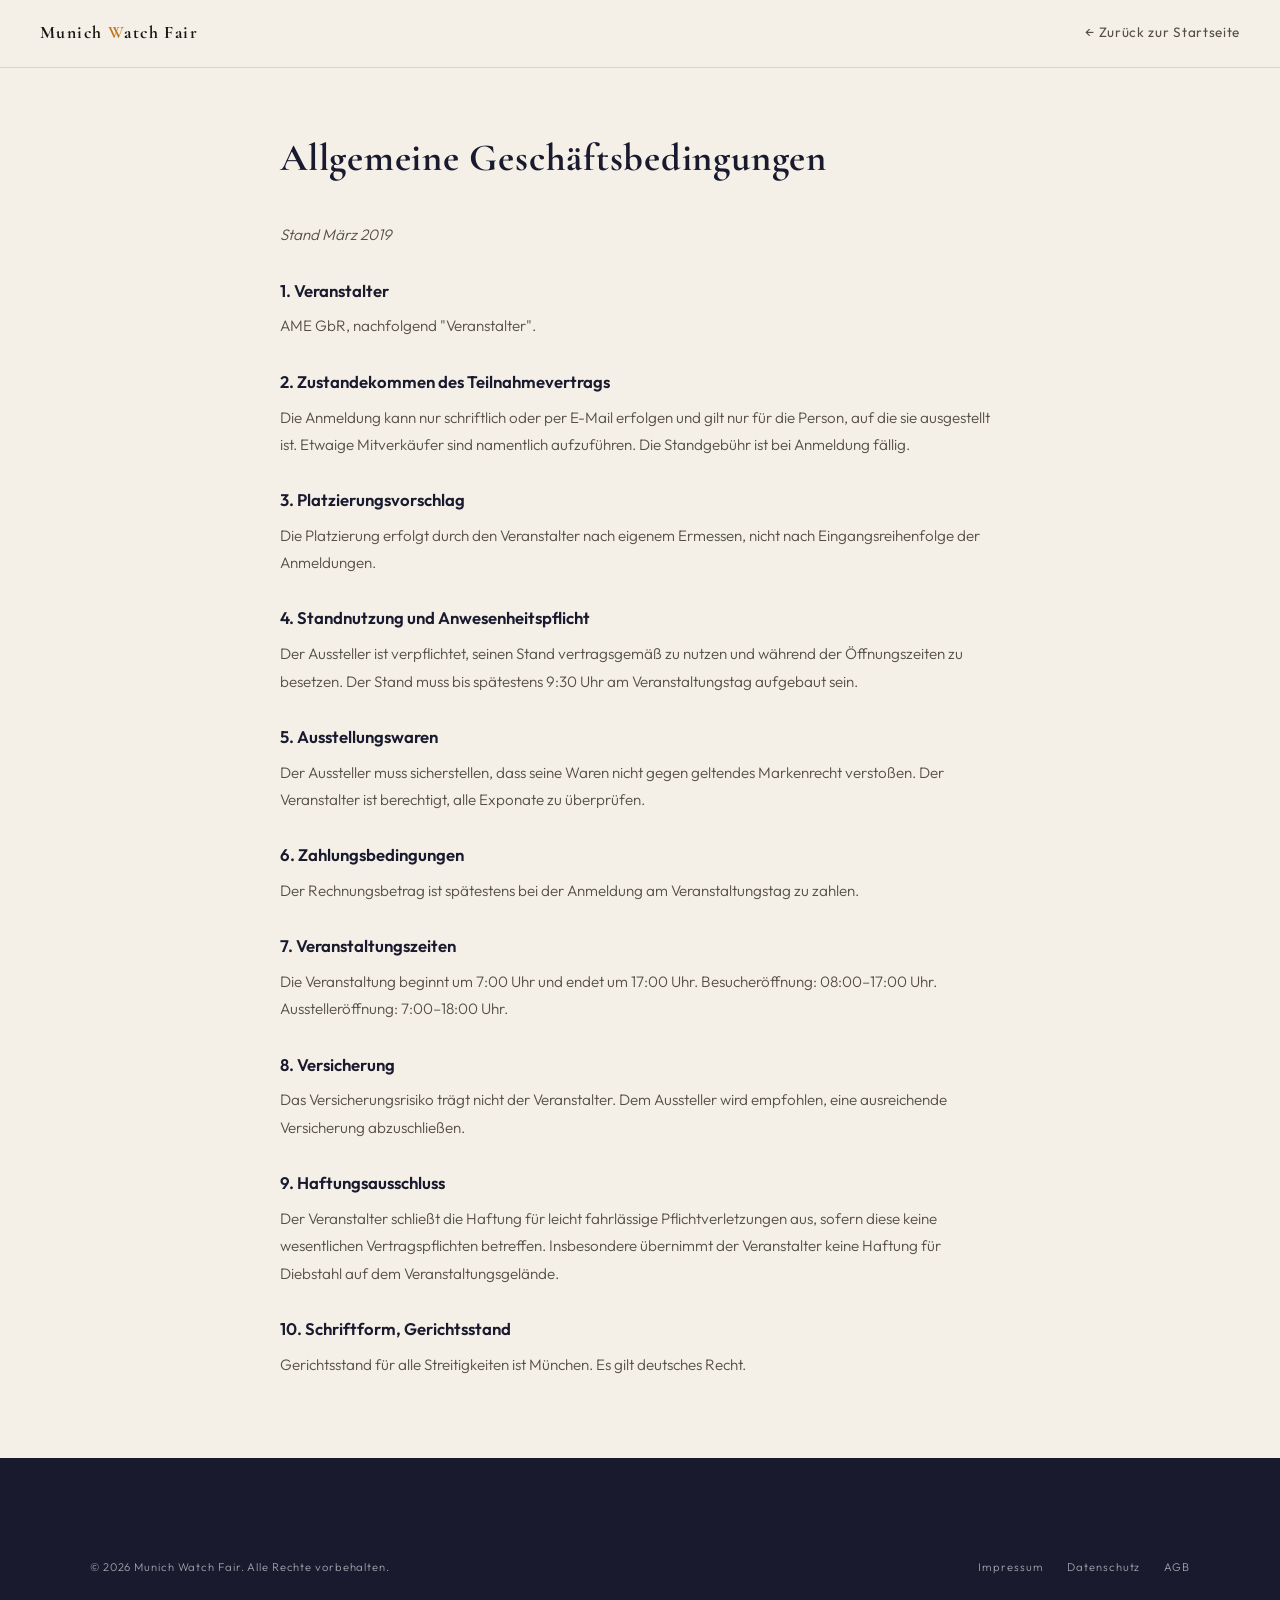
<file: agb.html>
<!DOCTYPE html>
<html lang="de">
<head>
<meta charset="UTF-8">
<meta name="viewport" content="width=device-width, initial-scale=1.0">
<title>AGB | Munich Watch Fair</title>
<meta name="description" content="Allgemeine Geschäftsbedingungen der AME GbR – Veranstalter der Munich Watch Fair.">
<link rel="icon" type="image/svg+xml" href="images/favicon.svg">
<link rel="icon" type="image/png" sizes="32x32" href="images/favicon-32.png">
<link rel="apple-touch-icon" sizes="180x180" href="images/apple-touch-icon.png">
<link rel="preconnect" href="https://fonts.googleapis.com">
<link rel="preconnect" href="https://fonts.gstatic.com" crossorigin>
<link href="https://fonts.googleapis.com/css2?family=Cormorant+Garamond:ital,wght@0,400;0,600;0,700;1,400&family=Outfit:wght@300;400;500;600;700&display=swap" rel="stylesheet">
<link rel="stylesheet" href="css/style.css">
</head>
<body>

<nav class="nav nav-legal" role="navigation" aria-label="Navigation">
  <a href="index.html" class="nav-logo">Munich <span>W</span>atch Fair</a>
  <a href="index.html" class="nav-back-link">← Zurück zur Startseite</a>
</nav>

<main class="legal-page">
  <div class="legal-content">
    <h1>Allgemeine Geschäftsbedingungen</h1>
    <p class="legal-date">Stand März 2019</p>

    <h3>1. Veranstalter</h3>
    <p>AME GbR, nachfolgend "Veranstalter".</p>

    <h3>2. Zustandekommen des Teilnahmevertrags</h3>
    <p>Die Anmeldung kann nur schriftlich oder per E-Mail erfolgen und gilt nur für die Person, auf die sie ausgestellt ist. Etwaige Mitverkäufer sind namentlich aufzuführen. Die Standgebühr ist bei Anmeldung fällig.</p>

    <h3>3. Platzierungsvorschlag</h3>
    <p>Die Platzierung erfolgt durch den Veranstalter nach eigenem Ermessen, nicht nach Eingangsreihenfolge der Anmeldungen.</p>

    <h3>4. Standnutzung und Anwesenheitspflicht</h3>
    <p>Der Aussteller ist verpflichtet, seinen Stand vertragsgemäß zu nutzen und während der Öffnungszeiten zu besetzen. Der Stand muss bis spätestens 9:30 Uhr am Veranstaltungstag aufgebaut sein.</p>

    <h3>5. Ausstellungswaren</h3>
    <p>Der Aussteller muss sicherstellen, dass seine Waren nicht gegen geltendes Markenrecht verstoßen. Der Veranstalter ist berechtigt, alle Exponate zu überprüfen.</p>

    <h3>6. Zahlungsbedingungen</h3>
    <p>Der Rechnungsbetrag ist spätestens bei der Anmeldung am Veranstaltungstag zu zahlen.</p>

    <h3>7. Veranstaltungszeiten</h3>
    <p>Die Veranstaltung beginnt um 7:00 Uhr und endet um 17:00 Uhr. Besucheröffnung: 08:00–17:00 Uhr. Ausstelleröffnung: 7:00–18:00 Uhr.</p>

    <h3>8. Versicherung</h3>
    <p>Das Versicherungsrisiko trägt nicht der Veranstalter. Dem Aussteller wird empfohlen, eine ausreichende Versicherung abzuschließen.</p>

    <h3>9. Haftungsausschluss</h3>
    <p>Der Veranstalter schließt die Haftung für leicht fahrlässige Pflichtverletzungen aus, sofern diese keine wesentlichen Vertragspflichten betreffen. Insbesondere übernimmt der Veranstalter keine Haftung für Diebstahl auf dem Veranstaltungsgelände.</p>

    <h3>10. Schriftform, Gerichtsstand</h3>
    <p>Gerichtsstand für alle Streitigkeiten ist München. Es gilt deutsches Recht.</p>
  </div>
</main>

<footer class="footer-new" role="contentinfo">
  <div class="footer-new-bottom">
    <span>&copy; 2026 Munich Watch Fair. Alle Rechte vorbehalten.</span>
    <div class="footer-new-legal">
      <a href="impressum.html">Impressum</a>
      <a href="datenschutz.html">Datenschutz</a>
      <a href="agb.html">AGB</a>
    </div>
  </div>
</footer>

</body>
</html>
</file>
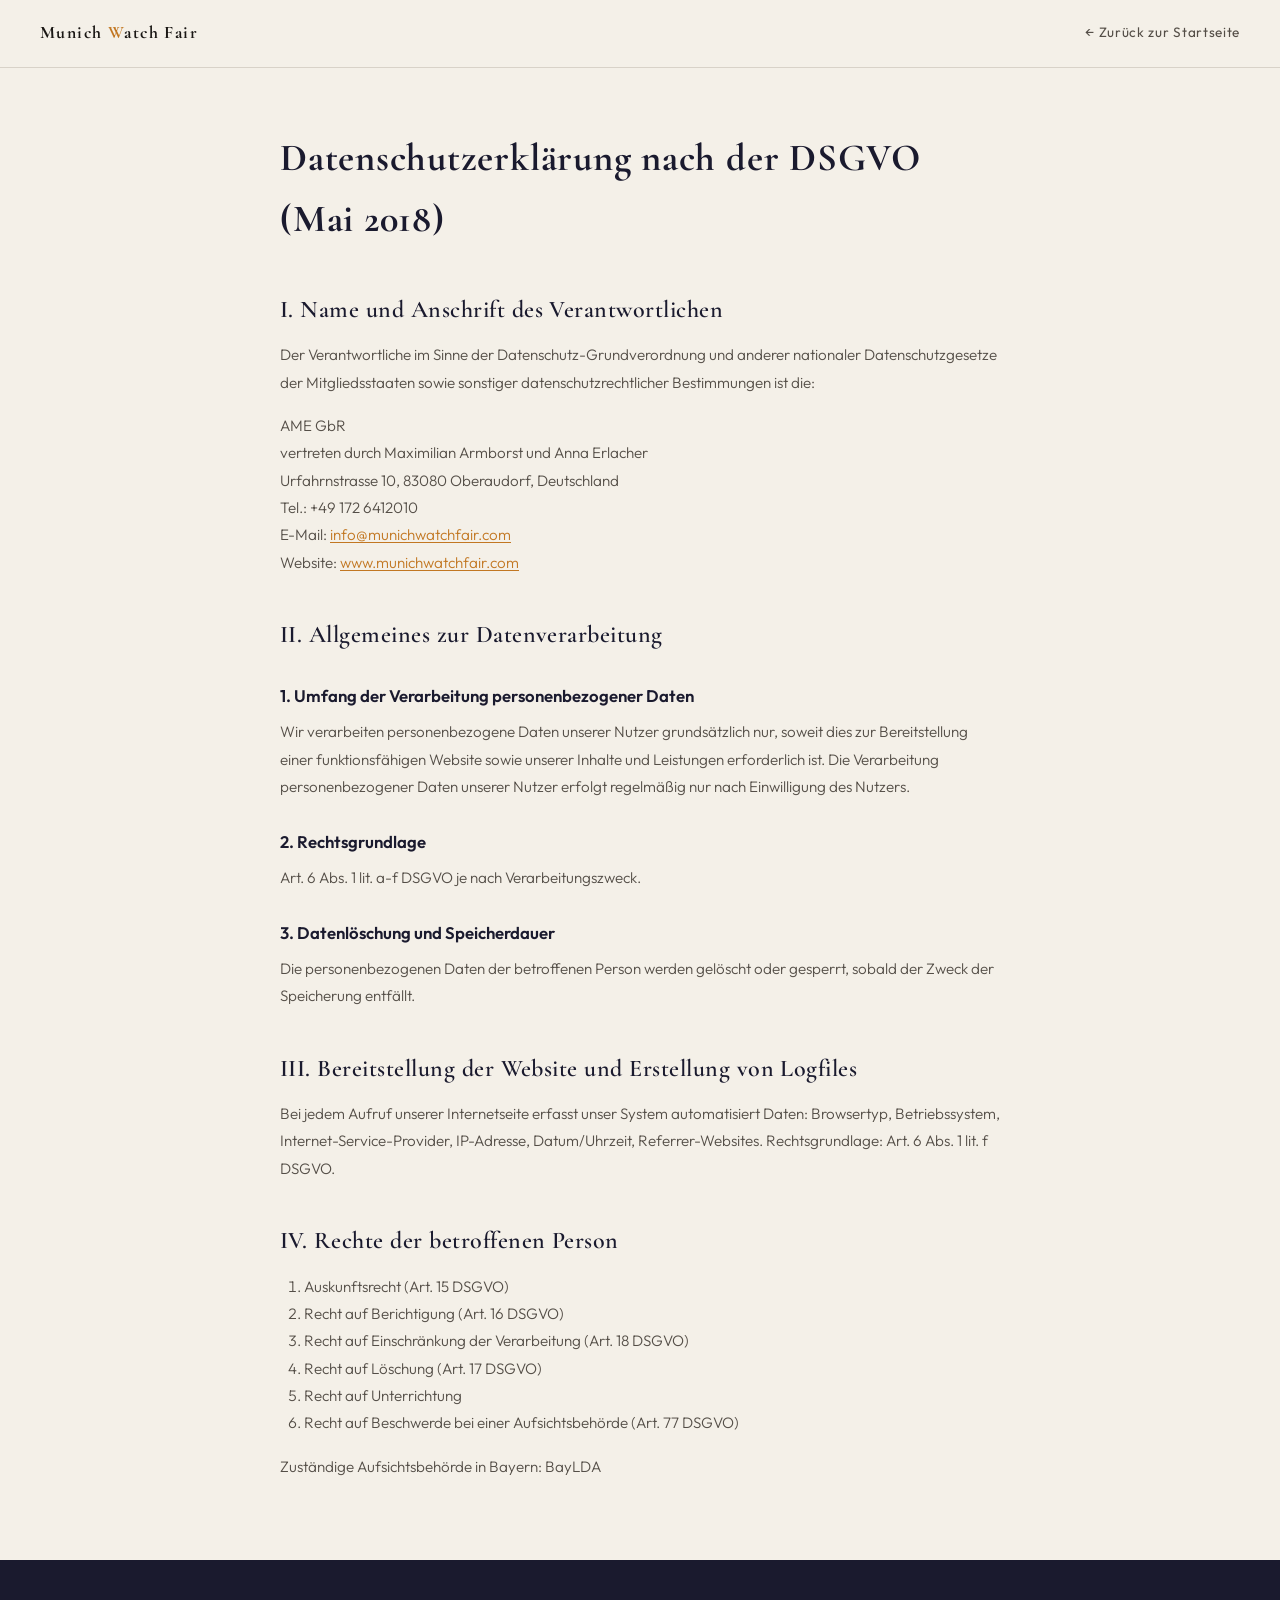
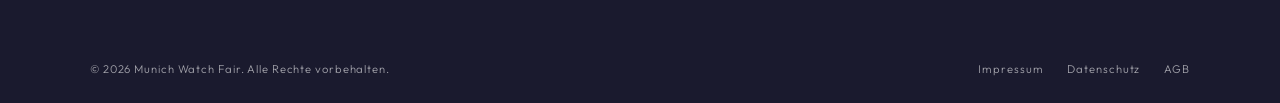
<file: datenschutz.html>
<!DOCTYPE html>
<html lang="de">
<head>
<meta charset="UTF-8">
<meta name="viewport" content="width=device-width, initial-scale=1.0">
<title>Datenschutzerklärung | Munich Watch Fair</title>
<meta name="description" content="Datenschutzerklärung der AME GbR – Veranstalter der Munich Watch Fair.">
<link rel="icon" type="image/svg+xml" href="images/favicon.svg">
<link rel="icon" type="image/png" sizes="32x32" href="images/favicon-32.png">
<link rel="apple-touch-icon" sizes="180x180" href="images/apple-touch-icon.png">
<link rel="preconnect" href="https://fonts.googleapis.com">
<link rel="preconnect" href="https://fonts.gstatic.com" crossorigin>
<link href="https://fonts.googleapis.com/css2?family=Cormorant+Garamond:ital,wght@0,400;0,600;0,700;1,400&family=Outfit:wght@300;400;500;600;700&display=swap" rel="stylesheet">
<link rel="stylesheet" href="css/style.css">
</head>
<body>

<nav class="nav nav-legal" role="navigation" aria-label="Navigation">
  <a href="index.html" class="nav-logo">Munich <span>W</span>atch Fair</a>
  <a href="index.html" class="nav-back-link">← Zurück zur Startseite</a>
</nav>

<main class="legal-page">
  <div class="legal-content">
    <h1>Datenschutzerklärung nach der DSGVO (Mai 2018)</h1>

    <h2>I. Name und Anschrift des Verantwortlichen</h2>
    <p>Der Verantwortliche im Sinne der Datenschutz-Grundverordnung und anderer nationaler Datenschutzgesetze der Mitgliedsstaaten sowie sonstiger datenschutzrechtlicher Bestimmungen ist die:</p>
    <p>
      AME GbR<br>
      vertreten durch Maximilian Armborst und Anna Erlacher<br>
      Urfahrnstrasse 10, 83080 Oberaudorf, Deutschland<br>
      Tel.: +49 172 6412010<br>
      E-Mail: <a href="mailto:info@munichwatchfair.com">info@munichwatchfair.com</a><br>
      Website: <a href="https://www.munichwatchfair.com">www.munichwatchfair.com</a>
    </p>

    <h2>II. Allgemeines zur Datenverarbeitung</h2>

    <h3>1. Umfang der Verarbeitung personenbezogener Daten</h3>
    <p>Wir verarbeiten personenbezogene Daten unserer Nutzer grundsätzlich nur, soweit dies zur Bereitstellung einer funktionsfähigen Website sowie unserer Inhalte und Leistungen erforderlich ist. Die Verarbeitung personenbezogener Daten unserer Nutzer erfolgt regelmäßig nur nach Einwilligung des Nutzers.</p>

    <h3>2. Rechtsgrundlage</h3>
    <p>Art. 6 Abs. 1 lit. a-f DSGVO je nach Verarbeitungszweck.</p>

    <h3>3. Datenlöschung und Speicherdauer</h3>
    <p>Die personenbezogenen Daten der betroffenen Person werden gelöscht oder gesperrt, sobald der Zweck der Speicherung entfällt.</p>

    <h2>III. Bereitstellung der Website und Erstellung von Logfiles</h2>
    <p>Bei jedem Aufruf unserer Internetseite erfasst unser System automatisiert Daten: Browsertyp, Betriebssystem, Internet-Service-Provider, IP-Adresse, Datum/Uhrzeit, Referrer-Websites. Rechtsgrundlage: Art. 6 Abs. 1 lit. f DSGVO.</p>

    <h2>IV. Rechte der betroffenen Person</h2>
    <ol>
      <li>Auskunftsrecht (Art. 15 DSGVO)</li>
      <li>Recht auf Berichtigung (Art. 16 DSGVO)</li>
      <li>Recht auf Einschränkung der Verarbeitung (Art. 18 DSGVO)</li>
      <li>Recht auf Löschung (Art. 17 DSGVO)</li>
      <li>Recht auf Unterrichtung</li>
      <li>Recht auf Beschwerde bei einer Aufsichtsbehörde (Art. 77 DSGVO)</li>
    </ol>
    <p>Zuständige Aufsichtsbehörde in Bayern: BayLDA</p>
  </div>
</main>

<footer class="footer-new" role="contentinfo">
  <div class="footer-new-bottom">
    <span>&copy; 2026 Munich Watch Fair. Alle Rechte vorbehalten.</span>
    <div class="footer-new-legal">
      <a href="impressum.html">Impressum</a>
      <a href="datenschutz.html">Datenschutz</a>
      <a href="agb.html">AGB</a>
    </div>
  </div>
</footer>

</body>
</html>
</file>
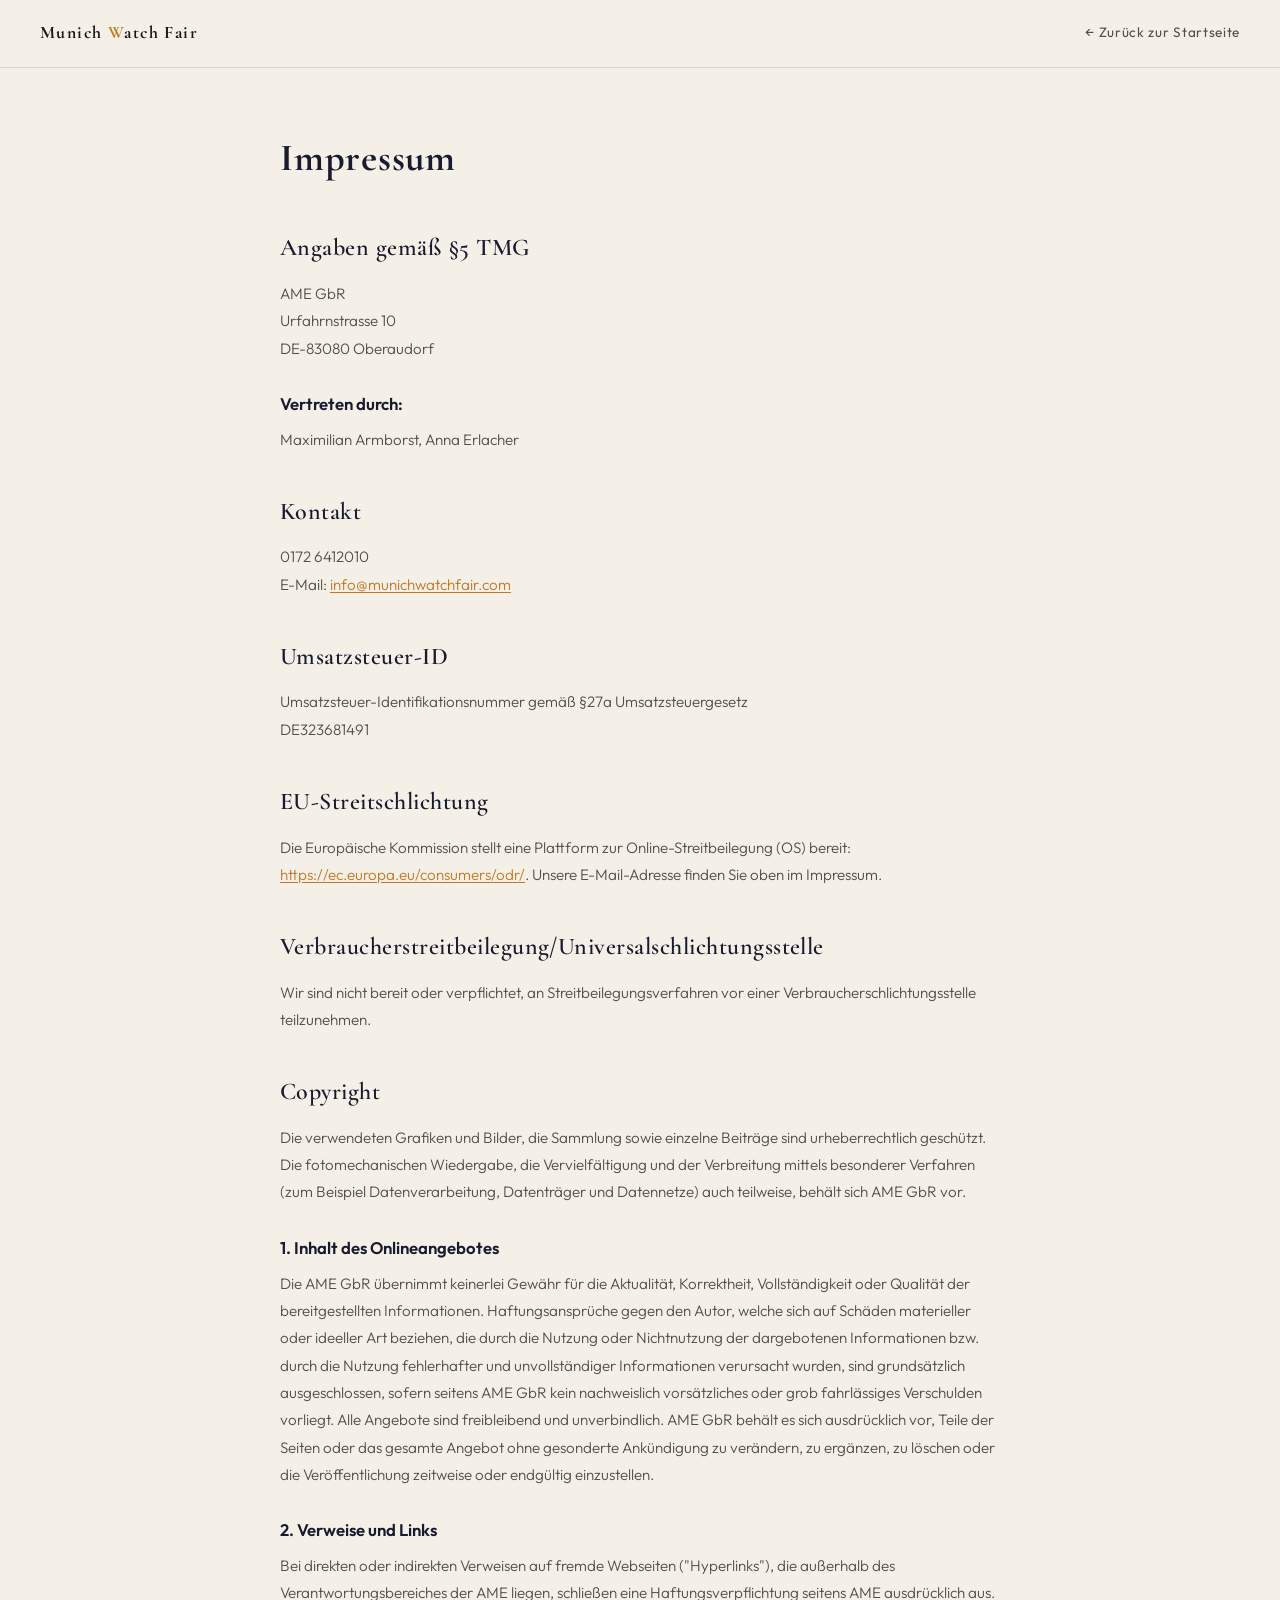
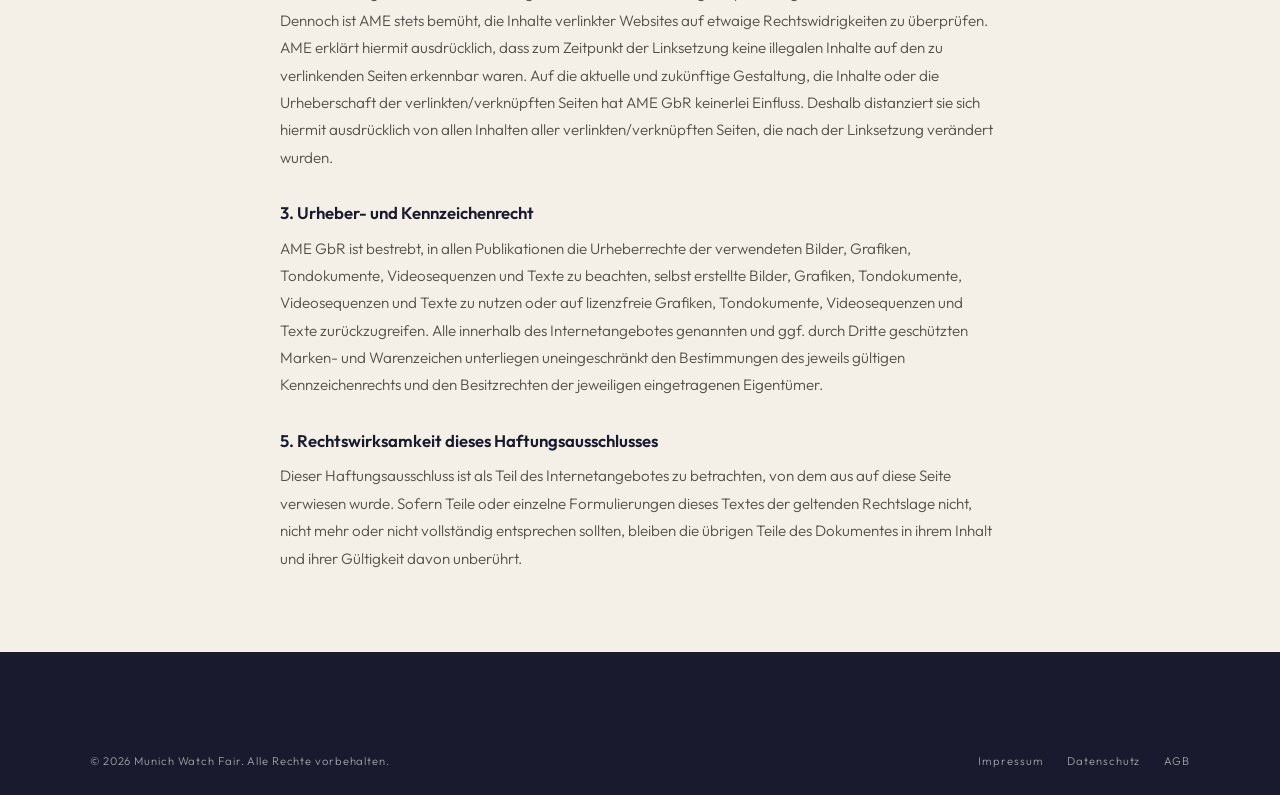
<file: impressum.html>
<!DOCTYPE html>
<html lang="de">
<head>
<meta charset="UTF-8">
<meta name="viewport" content="width=device-width, initial-scale=1.0">
<title>Impressum | Munich Watch Fair</title>
<meta name="description" content="Impressum der AME GbR – Veranstalter der Munich Watch Fair, Internationale Uhrenbörse seit 1989.">
<link rel="icon" type="image/svg+xml" href="images/favicon.svg">
<link rel="icon" type="image/png" sizes="32x32" href="images/favicon-32.png">
<link rel="apple-touch-icon" sizes="180x180" href="images/apple-touch-icon.png">
<link rel="preconnect" href="https://fonts.googleapis.com">
<link rel="preconnect" href="https://fonts.gstatic.com" crossorigin>
<link href="https://fonts.googleapis.com/css2?family=Cormorant+Garamond:ital,wght@0,400;0,600;0,700;1,400&family=Outfit:wght@300;400;500;600;700&display=swap" rel="stylesheet">
<link rel="stylesheet" href="css/style.css">
</head>
<body>

<nav class="nav nav-legal" role="navigation" aria-label="Navigation">
  <a href="index.html" class="nav-logo">Munich <span>W</span>atch Fair</a>
  <a href="index.html" class="nav-back-link">← Zurück zur Startseite</a>
</nav>

<main class="legal-page">
  <div class="legal-content">
    <h1>Impressum</h1>

    <h2>Angaben gemäß §5 TMG</h2>
    <p>
      AME GbR<br>
      Urfahrnstrasse 10<br>
      DE-83080 Oberaudorf
    </p>

    <h3>Vertreten durch:</h3>
    <p>Maximilian Armborst, Anna Erlacher</p>

    <h2>Kontakt</h2>
    <p>
      0172 6412010<br>
      E-Mail: <a href="mailto:info@munichwatchfair.com">info@munichwatchfair.com</a>
    </p>

    <h2>Umsatzsteuer-ID</h2>
    <p>Umsatzsteuer-Identifikationsnummer gemäß §27a Umsatzsteuergesetz<br>DE323681491</p>

    <h2>EU-Streitschlichtung</h2>
    <p>Die Europäische Kommission stellt eine Plattform zur Online-Streitbeilegung (OS) bereit: <a href="https://ec.europa.eu/consumers/odr/" target="_blank" rel="noopener">https://ec.europa.eu/consumers/odr/</a>. Unsere E-Mail-Adresse finden Sie oben im Impressum.</p>

    <h2>Verbraucherstreitbeilegung/Universalschlichtungsstelle</h2>
    <p>Wir sind nicht bereit oder verpflichtet, an Streitbeilegungsverfahren vor einer Verbraucherschlichtungsstelle teilzunehmen.</p>

    <h2>Copyright</h2>
    <p>Die verwendeten Grafiken und Bilder, die Sammlung sowie einzelne Beiträge sind urheberrechtlich geschützt. Die fotomechanischen Wiedergabe, die Vervielfältigung und der Verbreitung mittels besonderer Verfahren (zum Beispiel Datenverarbeitung, Datenträger und Datennetze) auch teilweise, behält sich AME GbR vor.</p>

    <h3>1. Inhalt des Onlineangebotes</h3>
    <p>Die AME GbR übernimmt keinerlei Gewähr für die Aktualität, Korrektheit, Vollständigkeit oder Qualität der bereitgestellten Informationen. Haftungsansprüche gegen den Autor, welche sich auf Schäden materieller oder ideeller Art beziehen, die durch die Nutzung oder Nichtnutzung der dargebotenen Informationen bzw. durch die Nutzung fehlerhafter und unvollständiger Informationen verursacht wurden, sind grundsätzlich ausgeschlossen, sofern seitens AME GbR kein nachweislich vorsätzliches oder grob fahrlässiges Verschulden vorliegt. Alle Angebote sind freibleibend und unverbindlich. AME GbR behält es sich ausdrücklich vor, Teile der Seiten oder das gesamte Angebot ohne gesonderte Ankündigung zu verändern, zu ergänzen, zu löschen oder die Veröffentlichung zeitweise oder endgültig einzustellen.</p>

    <h3>2. Verweise und Links</h3>
    <p>Bei direkten oder indirekten Verweisen auf fremde Webseiten ("Hyperlinks"), die außerhalb des Verantwortungsbereiches der AME liegen, schließen eine Haftungsverpflichtung seitens AME ausdrücklich aus. Dennoch ist AME stets bemüht, die Inhalte verlinkter Websites auf etwaige Rechtswidrigkeiten zu überprüfen. AME erklärt hiermit ausdrücklich, dass zum Zeitpunkt der Linksetzung keine illegalen Inhalte auf den zu verlinkenden Seiten erkennbar waren. Auf die aktuelle und zukünftige Gestaltung, die Inhalte oder die Urheberschaft der verlinkten/verknüpften Seiten hat AME GbR keinerlei Einfluss. Deshalb distanziert sie sich hiermit ausdrücklich von allen Inhalten aller verlinkten/verknüpften Seiten, die nach der Linksetzung verändert wurden.</p>

    <h3>3. Urheber- und Kennzeichenrecht</h3>
    <p>AME GbR ist bestrebt, in allen Publikationen die Urheberrechte der verwendeten Bilder, Grafiken, Tondokumente, Videosequenzen und Texte zu beachten, selbst erstellte Bilder, Grafiken, Tondokumente, Videosequenzen und Texte zu nutzen oder auf lizenzfreie Grafiken, Tondokumente, Videosequenzen und Texte zurückzugreifen. Alle innerhalb des Internetangebotes genannten und ggf. durch Dritte geschützten Marken- und Warenzeichen unterliegen uneingeschränkt den Bestimmungen des jeweils gültigen Kennzeichenrechts und den Besitzrechten der jeweiligen eingetragenen Eigentümer.</p>

    <h3>5. Rechtswirksamkeit dieses Haftungsausschlusses</h3>
    <p>Dieser Haftungsausschluss ist als Teil des Internetangebotes zu betrachten, von dem aus auf diese Seite verwiesen wurde. Sofern Teile oder einzelne Formulierungen dieses Textes der geltenden Rechtslage nicht, nicht mehr oder nicht vollständig entsprechen sollten, bleiben die übrigen Teile des Dokumentes in ihrem Inhalt und ihrer Gültigkeit davon unberührt.</p>
  </div>
</main>

<footer class="footer-new" role="contentinfo">
  <div class="footer-new-bottom">
    <span>&copy; 2026 Munich Watch Fair. Alle Rechte vorbehalten.</span>
    <div class="footer-new-legal">
      <a href="impressum.html">Impressum</a>
      <a href="datenschutz.html">Datenschutz</a>
      <a href="agb.html">AGB</a>
    </div>
  </div>
</footer>

</body>
</html>
</file>
<file: css/style.css>
/* ===== VARIABLES ===== */
:root {
  --bg: #F4F0E8;
  --bg-alt: #EDEAE2;
  --bg-card: #F6F3EC;
  --bg-card-hover: #F9F7F1;
  --border: #d8d2c8;
  --border-strong: #c4bdb2;
  --orange: #c27722;
  --orange-light: #D4872A;
  --orange-glow: rgba(194,119,34,0.3);
  --orange-border: rgba(194,119,34,0.3);
  --orange-dim: rgba(194,119,34,0.06);
  --gold: #8B6914;
  --gold-light: #B8860B;
  --gold-border: rgba(139,105,20,0.25);
  --text: #1a1714;
  --text-mid: #3a352e;
  --text-light: #544e47;
  --text-muted: #6b645c;
  --white: #FAF8F5;
  --red: #c0392b;
  --green: #27ae60;
  --navy: #1a1a2e;
  --navy-light: #242440;
  --navy-dim: rgba(26,26,46,0.06);
  --navy-border: rgba(26,26,46,0.2);
  --font-display: 'Cormorant Garamond', Georgia, serif;
  --font-body: 'Outfit', -apple-system, sans-serif;
  --ease: cubic-bezier(0.25,0.46,0.45,0.94);
  --ease-out: cubic-bezier(0.22,1,0.36,1);
  --ease-spring: cubic-bezier(0.34,1.56,0.64,1);
}

/* ===== RESET ===== */
*,*::before,*::after{margin:0;padding:0;box-sizing:border-box}
html{scroll-behavior:smooth;scrollbar-width:thin;scrollbar-color:var(--orange) var(--bg-alt)}
::-webkit-scrollbar{width:5px}
::-webkit-scrollbar-track{background:var(--bg-alt)}
::-webkit-scrollbar-thumb{background:var(--orange);border-radius:3px}
body{font-family:var(--font-body);background:var(--bg);color:var(--text);line-height:1.6;font-weight:300;overflow-x:hidden;-webkit-font-smoothing:antialiased;background-image:url("data:image/svg+xml,%3Csvg viewBox='0 0 200 200' xmlns='http://www.w3.org/2000/svg'%3E%3Cfilter id='n'%3E%3CfeTurbulence type='fractalNoise' baseFrequency='0.75' numOctaves='4' stitchTiles='stitch'/%3E%3C/filter%3E%3Crect width='100%25' height='100%25' filter='url(%23n)' opacity='0.03'/%3E%3C/svg%3E");background-repeat:repeat;background-size:200px 200px}
a{color:inherit;text-decoration:none}

/* LOADER */
.loader{position:fixed;inset:0;z-index:9999;background:var(--bg);display:flex;align-items:center;justify-content:center;flex-direction:column;gap:1.5rem;transition:opacity .6s,visibility .6s}
.loader.hidden{opacity:0;visibility:hidden;pointer-events:none}
.loader-logo{font-family:var(--font-display);font-size:1.6rem;font-weight:700;letter-spacing:.12em;color:var(--text);opacity:0;animation:loaderFade .8s ease .2s forwards}
.loader-logo span{color:var(--orange)}
.loader-sub{font-size:.6rem;letter-spacing:.35em;text-transform:uppercase;color:var(--text-mid);opacity:0;animation:loaderFade .8s ease .5s forwards}
.loader-bar{width:120px;height:2px;background:var(--border);position:relative;overflow:hidden;border-radius:1px}
.loader-bar::after{content:'';position:absolute;left:0;top:0;height:100%;width:0;background:var(--orange);border-radius:1px;animation:loaderProgress 1.8s ease forwards}
@keyframes loaderFade{to{opacity:1}}
@keyframes loaderProgress{to{width:100%}}

/* NAV */
.nav{position:fixed;top:0;left:0;right:0;z-index:1000;padding:1.2rem 2.5rem;display:flex;justify-content:space-between;align-items:center;transition:all .5s var(--ease)}
.nav.scrolled{background:rgba(244,240,232,.97);padding:.75rem 2.5rem;border-bottom:1px solid var(--border);box-shadow:0 1px 3px rgba(0,0,0,.04)}
.nav.scrolled .nav-logo{color:var(--text)}
.nav.scrolled .nav-links a{color:var(--navy)}
.nav.scrolled .nav-toggle span{background:var(--text)}
.nav-logo{font-family:var(--font-display);font-size:1.1rem;font-weight:700;letter-spacing:.08em;color:var(--navy);transition:color .5s var(--ease)}
.nav-logo span{color:var(--orange)}
.nav-links{display:flex;gap:2rem;list-style:none}
.nav-links a{font-size:.75rem;font-weight:400;letter-spacing:.14em;text-transform:uppercase;color:var(--navy);transition:color .4s var(--ease);position:relative}
.nav-links a::after{content:'';position:absolute;bottom:-4px;left:0;width:0;height:1.5px;background:var(--orange);transition:width .3s var(--ease)}
.nav-links a:hover{color:var(--orange)}
.nav-links a:hover::after{width:100%}
.nav-toggle{display:none;flex-direction:column;gap:5px;cursor:pointer;background:none;border:none;padding:4px}
.nav-toggle span{width:22px;height:1.5px;background:var(--navy);transition:all .4s var(--ease)}

/* HERO */
.hero{position:relative;min-height:100vh;min-height:100dvh;display:flex;flex-direction:column;align-items:center;justify-content:center;padding:4.5rem 2rem 7rem;overflow:hidden;background:var(--bg)}
.hero-bg{position:absolute;inset:0;z-index:0;overflow:hidden}
.hero-bg-gradient{position:absolute;inset:-10%;width:120%;height:120%;background:repeating-linear-gradient(90deg,rgba(26,26,46,.018) 0px,rgba(26,26,46,.018) 1px,transparent 1px,transparent 30px),radial-gradient(ellipse 60% 50% at 50% 40%,rgba(184,134,11,.06) 0%,transparent 70%),radial-gradient(ellipse 50% 60% at 30% 60%,rgba(26,26,46,.015) 0%,transparent 60%);animation:bgShift 20s ease-in-out infinite alternate}
@keyframes bgShift{0%{transform:translate(0,0) scale(1)}100%{transform:translate(-1%,.5%) scale(1.02)}}

/* Subtle decorative lines */
.hero-deco{position:absolute;z-index:1;opacity:.06;pointer-events:none}
.hero-deco-1{top:15%;left:5%;width:200px;height:200px;border:1px solid rgba(26,26,46,.06);border-radius:50%}
.hero-deco-2{bottom:20%;right:8%;width:150px;height:150px;border:1px solid rgba(184,134,11,.15);border-radius:50%}

/* Full-width navy band behind the banner – positioned via JS */
.hero-banner-band{
  position:absolute;z-index:2;
  left:0;right:0;
  height:35%;
  background:rgba(26,26,46,.85);
  pointer-events:none;
}
/* Fixed top banner - Cotton Paper Card */
.hero-banner{
  position:relative;z-index:3;
  display:flex;flex-direction:column;align-items:center;
  text-align:center;
  margin-bottom:clamp(1.2rem,2.5vw,2rem);
  padding:clamp(1.8rem,3.5vw,2.8rem) clamp(3rem,6vw,6rem);
  background:var(--bg-card);
  border:1px solid rgba(184,134,11,.2);
  box-shadow:0 1px 2px rgba(0,0,0,.06),inset 0 1px 0 rgba(255,255,255,.5);
  max-width:900px;width:100%;
}
/* Subtle paper texture overlay */
.hero-banner::before{
  content:'';position:absolute;inset:0;
  background:url("data:image/svg+xml,%3Csvg viewBox='0 0 100 100' xmlns='http://www.w3.org/2000/svg'%3E%3Cfilter id='n'%3E%3CfeTurbulence type='fractalNoise' baseFrequency='1.2' numOctaves='3' stitchTiles='stitch'/%3E%3C/filter%3E%3Crect width='100%25' height='100%25' filter='url(%23n)' opacity='0.025'/%3E%3C/svg%3E");
  pointer-events:none;
}
/* Bottom accent line */
.hero-banner::after{
  content:'';position:absolute;bottom:0;left:15%;right:15%;height:1.5px;
  background:linear-gradient(90deg,transparent,var(--gold),transparent);
  opacity:.3;
}
/* Logo recreation */
.hero-logo{
  display:flex;flex-direction:column;align-items:flex-start;
  position:relative;
  opacity:0;transform:translateY(20px);
}
.logo-munich{
  font-family:var(--font-display);
  font-size:clamp(2.6rem,6.5vw,4.8rem);
  font-weight:700;
  color:var(--navy);
  letter-spacing:.06em;
  line-height:1;
}
.logo-watch{
  font-family:var(--font-display);
  font-size:clamp(5rem,13vw,10rem);
  font-weight:900;
  color:var(--navy);
  letter-spacing:.06em;
  line-height:.82;
  position:relative;
  display:flex;align-items:baseline;
}
/* The A is replaced by an SVG clock-hand pointer */
.logo-a-wrap{
  display:inline-block;
  position:relative;
  width:clamp(2.4rem,6.2vw,4.8rem);
  height:clamp(5rem,13vw,10rem);
  vertical-align:baseline;
}
.logo-a-svg{
  position:absolute;
  bottom:-.15em;left:50%;
  transform:translateX(-50%);
  width:clamp(2.6rem,6.8vw,5.2rem);
  height:clamp(4.2rem,11vw,8.2rem);
  overflow:visible;
}
.logo-fair{
  font-family:var(--font-display);
  font-size:clamp(2.4rem,5.8vw,4.2rem);
  font-weight:700;
  color:var(--navy);
  letter-spacing:.06em;
  line-height:1;
  align-self:flex-end;
  margin-top:-.15em;
}
.hero-banner-line{
  width:80px;height:1px;margin:1rem auto;
  background:linear-gradient(90deg,transparent,var(--gold),transparent);
  opacity:0;transition:opacity 1s ease 2s;
}
.hero-banner.animated .hero-banner-line{opacity:.5}
.hero-banner-badge{
  font-size:.75rem;font-weight:500;letter-spacing:.3em;text-transform:uppercase;
  color:var(--text-mid);
  opacity:0;transform:translateY(15px);
}

/* Date & venue */
.hero-info{
  position:relative;z-index:3;text-align:center;
  margin-bottom:clamp(0.8rem,1.5vw,1.2rem);
}
.hero-date{
  font-size:clamp(.78rem,1.1vw,.9rem);font-weight:400;
  letter-spacing:.12em;color:var(--text-light);
  opacity:0;transform:translateY(15px);
}

/* Countdown als feine Zeitlinie (Heute · nächster Termin · zwei folgende) */
.hero-countdown-wrap{position:relative;z-index:3;display:flex;flex-direction:column;align-items:center;width:100%;margin-bottom:clamp(1rem,2vw,1.5rem)}
.hero-countdown-wrap[hidden]{display:none}
.cd-line{
  --w:140px;--n:4;
  position:relative;width:min(880px,100%);
  margin-top:clamp(1.4rem,3vw,2.2rem);
  opacity:0;transform:translateY(15px);
}
.cd-line[data-count="3"]{--n:3}
/* Grundlinie von Mitte erster bis Mitte letzter Punkt; Goldstrecke = ein Punktabstand */
.cd-line-track{position:absolute;left:calc(var(--w) / 2);right:calc(var(--w) / 2);top:32px;height:1px;background:var(--border-strong)}
.cd-line-progress{position:absolute;left:calc(var(--w) / 2);top:31px;height:2px;width:calc((100% - var(--w)) / (var(--n) - 1));background:var(--gold-light)}
.cd-line.is-eventday .cd-line-progress{display:none}
.cd-line-points{list-style:none;margin:0;padding:0;display:flex;justify-content:space-between;position:relative}
.cd-line-point{width:var(--w);display:flex;flex-direction:column;align-items:center;gap:10px}
.cd-line-above{position:relative;width:100%;height:16px}
.cd-line-above span{
  position:absolute;bottom:0;left:50%;transform:translateX(-50%);
  white-space:nowrap;
  font-size:11px;letter-spacing:.22em;font-weight:600;line-height:16px;text-transform:uppercase;color:#7A5A10;
}
/* Messetag: Live-Text steht über dem ersten Punkt -> linksbündig, damit er nicht über den Rand ragt */
.cd-line-point:first-child .cd-line-above span{left:0;transform:none}
.cd-line-dot{width:8px;height:8px;margin:3px 0;border-radius:50%;background:#a39c91}
.cd-line-point.is-today .cd-line-dot{background:var(--navy)}
.cd-line-point.is-next .cd-line-dot{width:12px;height:12px;margin:1px 0;background:var(--orange)}
.cd-line-date{font-size:15px;color:var(--text-mid);white-space:nowrap}
.cd-line-point.is-next .cd-line-date{font-weight:500}
/* Kalender-Button + "Alle Termine" */
.hero-ics-wrap{display:flex;flex-wrap:wrap;gap:14px 28px;align-items:center;justify-content:center;margin-top:clamp(1.6rem,3.2vw,2.4rem);opacity:0;transform:translateY(15px)}
.cd-line-btn{
  font-family:var(--font-body);font-size:12px;letter-spacing:.2em;font-weight:500;text-transform:uppercase;
  padding:14px 28px;background:transparent;border:1px solid var(--border-strong);color:var(--text);cursor:pointer;
  transition:all .4s var(--ease);
}
.cd-line-btn:hover{border-color:var(--gold-light);background:var(--orange-dim)}
.cd-line-all{font-size:14px;letter-spacing:.08em;color:#7A5A10;transition:color .3s var(--ease)}
.cd-line-all:hover{color:var(--navy)}
.cd-line-btn:focus-visible,.cd-line-all:focus-visible{outline:2px solid var(--gold-light);outline-offset:3px}
/* Handy: bei Platzmangel nur Heute, nächster und ein weiterer Termin */
@media(max-width:600px){
  .cd-line{--w:96px;margin-top:2rem}
  .cd-line[data-count="4"]{--n:3}
  .cd-line[data-count="4"] .cd-line-point:nth-child(4){display:none}
  .cd-line-above span{white-space:normal;width:max-content;max-width:min(210px,56vw);text-align:center;line-height:1.35;letter-spacing:.16em}
  .cd-line-point:first-child .cd-line-above span{text-align:left}
  .cd-line-date{font-size:13px}
  .hero-ics-wrap{gap:12px 16px}
  .cd-line-btn{font-size:11px;padding:12px 16px;letter-spacing:.14em}
  .cd-line-all{font-size:13px}
}

/* THREE LUXURY SVG ICONS */
.hero-icons{
  position:relative;z-index:3;
  display:flex;align-items:flex-end;justify-content:center;
  gap:clamp(2rem,5vw,4.5rem);
  width:100%;max-width:750px;
}
.hero-icon-item{
  display:flex;flex-direction:column;align-items:center;gap:.8rem;
  opacity:0;transform:translateY(30px);
  transition:opacity 1s ease,transform 1s var(--ease-out);
  position:relative;
}
.hero-icon-item.visible{opacity:1;transform:translateY(0)}
.hero-icon-item:nth-child(1).visible{transition-delay:.6s}
.hero-icon-item:nth-child(2).visible{transition-delay:.3s}
.hero-icon-item:nth-child(3).visible{transition-delay:.8s}
.hero-icon-label{font-size:.58rem;font-weight:500;letter-spacing:.25em;text-transform:uppercase;color:var(--text-mid)}

/* SVG self-draw with enhanced timing */
.hero-icon-svg{overflow:visible;width:clamp(80px,14vw,130px)}
.hero-icon-svg .draw{fill:none;stroke:var(--navy);stroke-width:1;stroke-linecap:round;stroke-linejoin:round;stroke-dasharray:800;stroke-dashoffset:800;transition:stroke-dashoffset 2s var(--ease-out)}
.hero-icon-svg .draw.thin{stroke-width:.5;stroke:rgba(26,26,46,.3)}
.hero-icon-svg .draw.gold{stroke:var(--gold-light);stroke-width:.8}
.hero-icon-svg .draw.d1{transition-delay:.4s}.hero-icon-svg .draw.d2{transition-delay:.8s}.hero-icon-svg .draw.d3{transition-delay:1.2s}.hero-icon-svg .draw.d4{transition-delay:1.6s}.hero-icon-svg .draw.d5{transition-delay:2s}
.hero-icon-svg.drawn .draw{stroke-dashoffset:0}

/* Floating animation after draw completes */
.hero-icon-item.floating .hero-icon-svg{
  animation:iconFloat 4s ease-in-out infinite;
}
.hero-icon-item:nth-child(1).floating .hero-icon-svg{animation-delay:0s}
.hero-icon-item:nth-child(2).floating .hero-icon-svg{animation-delay:1.3s}
.hero-icon-item:nth-child(3).floating .hero-icon-svg{animation-delay:2.6s}
@keyframes iconFloat{
  0%,100%{transform:translateY(0) rotate(0deg)}
  25%{transform:translateY(-6px) rotate(.5deg)}
  75%{transform:translateY(4px) rotate(-.5deg)}
}

/* Pulsing glow behind each icon */
.hero-icon-item::before{
  content:'';position:absolute;top:35%;left:50%;
  width:100px;height:100px;
  transform:translate(-50%,-50%);
  background:radial-gradient(circle,rgba(184,134,11,.1) 0%,transparent 65%);
  border-radius:50%;
  opacity:0;
  animation:none;
  z-index:-1;
}
.hero-icon-item.visible::before{
  opacity:1;
  animation:iconPulse 3s ease-in-out infinite;
}
.hero-icon-item:nth-child(1).visible::before{animation-delay:.2s}
.hero-icon-item:nth-child(2).visible::before{animation-delay:1s}
.hero-icon-item:nth-child(3).visible::before{animation-delay:1.8s}
@keyframes iconPulse{
  0%,100%{transform:translate(-50%,-50%) scale(1);opacity:.6}
  50%{transform:translate(-50%,-50%) scale(1.3);opacity:1}
}

/* Bottom line reveal under each icon */
.hero-icon-item::after{
  content:'';position:absolute;bottom:-.4rem;left:20%;right:20%;
  height:1px;
  background:linear-gradient(90deg,transparent,var(--orange),transparent);
  opacity:0;transform:scaleX(0);
  transition:opacity .8s ease 2.5s,transform .8s var(--ease-out) 2.5s;
}
.hero-icon-item.visible::after{opacity:.3;transform:scaleX(1)}

@media(max-width:768px){
  .hero{padding:5rem 1.5rem 2.5rem}
  .hero-icons{gap:1.5rem}
  .hero-icon-svg{width:clamp(60px,18vw,90px)}
  .hero-deco{display:none}
}
/* Mobil: ruhiger Hero — die drei Deko-Icons (Schmuck/Uhren/Accessoires) entfallen */
@media(max-width:600px){
  .hero-icons{display:none}
}
/* BUTTONS */
.btn{display:inline-flex;align-items:center;gap:.5rem;padding:.95rem 2.4rem;font-family:var(--font-body);font-size:.75rem;font-weight:500;letter-spacing:.2em;text-transform:uppercase;border:none;cursor:pointer;transition:all .4s var(--ease);position:relative;overflow:hidden}
.btn::before{content:'';position:absolute;top:50%;left:50%;width:0;height:0;background:rgba(255,255,255,.08);border-radius:50%;transition:all .6s var(--ease);transform:translate(-50%,-50%)}
.btn:hover::before{width:300px;height:300px}
.btn-primary{background:var(--navy);color:var(--white);box-shadow:0 1px 3px rgba(26,26,46,.12)}
.btn-primary:hover{background:var(--navy-light);box-shadow:0 2px 6px rgba(26,26,46,.18);transform:translateY(-2px)}
.btn-outline{background:transparent;color:var(--navy);border:1.5px solid var(--navy)}
.btn-outline:hover{background:var(--navy);color:var(--white);transform:translateY(-2px);box-shadow:0 2px 6px rgba(26,39,68,.12)}
.btn-outline-orange{background:transparent;color:var(--orange);border:1.5px solid var(--orange)}
.btn-outline-orange:hover{background:var(--orange);color:var(--white);transform:translateY(-2px);box-shadow:0 2px 6px rgba(232,145,45,.15)}
.btn-pulse{animation:pulse 3s ease infinite}
@keyframes pulse{0%,100%{box-shadow:0 1px 3px rgba(26,26,46,.12)}50%{box-shadow:0 2px 8px rgba(26,26,46,.18)}}

/* TICKER */
.ticker{overflow:hidden;white-space:nowrap;padding:.9rem 0;border-top:1px solid rgba(255,255,255,.08);border-bottom:1px solid rgba(255,255,255,.08);background:var(--navy)}
.ticker-track{display:inline-flex;animation:tickerScroll 30s linear infinite}
.ticker-track:hover{animation-play-state:paused}
.ticker-item{display:inline-flex;align-items:center;gap:.6rem;padding:0 2.5rem;font-size:.7rem;font-weight:400;letter-spacing:.2em;text-transform:uppercase;color:rgba(255,255,255,.7)}
.ticker-dot{width:4px;height:4px;background:var(--gold-light);border-radius:50%;flex-shrink:0}
.ticker-item:nth-child(even) .ticker-dot{background:rgba(255,255,255,.3)}
@keyframes tickerScroll{0%{transform:translateX(0)}100%{transform:translateX(-50%)}}

/* SECTIONS */
.section{padding:clamp(5rem,12vw,8rem) clamp(1.5rem,5vw,3rem);position:relative;overflow:hidden;background:var(--bg)}
.section::after{content:'';position:absolute;bottom:0;left:10%;right:10%;height:1px;background:linear-gradient(90deg,transparent,var(--border),transparent);pointer-events:none}
.section-alt{background:var(--bg-alt)}
.section-inner{max-width:1100px;margin:0 auto}
.section-header{text-align:center;margin-bottom:4rem}
.section-tag{display:inline-block;font-size:.55rem;font-weight:500;letter-spacing:.4em;text-transform:uppercase;color:var(--gold);border:1px solid var(--gold-border);padding:.4rem 1.4rem;margin-bottom:1.5rem}
.section-title{font-family:var(--font-display);font-size:clamp(2.4rem,5vw,3.8rem);font-weight:600;line-height:1.08;margin-bottom:1rem;color:var(--text);letter-spacing:.03em}
.section-title .orange{color:var(--orange)}
.section-subtitle{font-size:clamp(.88rem,1.2vw,1rem);color:var(--text-light);font-weight:300;max-width:520px;margin:0 auto}

/* INFO CARDS */
/* Asymmetric layout: 1 large left + 2 stacked right */
.info-grid{
  display:grid;
  grid-template-columns:1fr 1fr;
  grid-template-rows:1fr 1fr;
  gap:1.5rem;
}
.info-card-featured{grid-row:1 / 3}

/* Matte paper info cards – letterpress */
.info-card-glass{
  position:relative;overflow:hidden;
  background:var(--bg-card);
  border:1px solid rgba(0,0,0,.06);
  border-top:2px solid var(--gold);
  box-shadow:0 1px 2px rgba(0,0,0,.04),inset 0 1px 3px rgba(0,0,0,.02);
  transition:transform .3s ease,box-shadow .3s ease,border-color .3s ease;
}
.info-card-glass::before{
  content:'';position:absolute;inset:0;
  background:url("data:image/svg+xml,%3Csvg viewBox='0 0 100 100' xmlns='http://www.w3.org/2000/svg'%3E%3Cfilter id='n'%3E%3CfeTurbulence type='fractalNoise' baseFrequency='1.2' numOctaves='3' stitchTiles='stitch'/%3E%3C/filter%3E%3Crect width='100%25' height='100%25' filter='url(%23n)' opacity='0.02'/%3E%3C/svg%3E");
  pointer-events:none;
}
.info-card-glass::after{
  content:'';position:absolute;bottom:0;left:15%;right:15%;height:1.5px;
  background:linear-gradient(90deg,transparent,var(--orange),transparent);
  opacity:0;transition:opacity .3s ease;
}
.info-card-glass:hover{
  transform:translateY(-3px);
  border-top:2px solid var(--orange);
  border-color:rgba(232,160,76,.15);
  box-shadow:0 3px 8px rgba(0,0,0,.05),inset 0 1px 3px rgba(0,0,0,.02);
}
.info-card-glass:hover::after{opacity:.5}
.info-card-glass-inner{
  position:relative;z-index:1;
  padding:clamp(1.8rem,3vw,2.5rem);
  text-align:center;
  display:flex;flex-direction:column;align-items:center;
  height:100%;
}
/* Featured card: text centered, watches as deco */
.info-card-featured .info-card-glass-inner{
  justify-content:center;
  position:relative;
  overflow:visible;
}
/* Decorative watch SVGs — absolute positioned */
.showcase-deco{
  position:absolute;
  width:65px;height:auto;
  opacity:.3;
  pointer-events:none;
  z-index:0;
}
/* Calatrava — top-left */
.showcase-deco-1{
  top:8%;left:6%;
  transform:rotate(-8deg);
}
/* Pocket Watch — right middle */
.showcase-deco-2{
  top:20%;right:4%;
  transform:rotate(5deg);
}
/* Submariner — bottom-center-left */
.showcase-deco-3{
  bottom:6%;left:12%;
  transform:rotate(-3deg);
}
/* Animated hands — each at different speed */
.showcase-deco-1 .showcase-hand-m{animation:handSweep1 10s linear infinite;transform-origin:50px 50px}
.showcase-deco-1 .showcase-hand-h{animation:handSweep1 120s linear infinite;transform-origin:50px 50px}
.showcase-deco-2 .showcase-hand-m{animation:handSweep2 8s linear infinite;transform-origin:50px 60px}
.showcase-deco-2 .showcase-hand-h{animation:handSweep2 96s linear infinite;transform-origin:50px 60px}
.showcase-deco-3 .showcase-hand-m{animation:handSweep3 12s linear infinite;transform-origin:50px 50px}
.showcase-deco-3 .showcase-hand-h{animation:handSweep3 144s linear infinite;transform-origin:50px 50px}
@keyframes handSweep1{0%{transform:rotate(0deg)}100%{transform:rotate(360deg)}}
@keyframes handSweep2{0%{transform:rotate(45deg)}100%{transform:rotate(405deg)}}
@keyframes handSweep3{0%{transform:rotate(120deg)}100%{transform:rotate(480deg)}}
/* Card text above deco */
.info-card-featured h3,
.info-card-featured p,
.info-card-featured .showcase-tagline{position:relative;z-index:1}
/* Tagline */
.showcase-tagline{
  font-size:.6rem;font-weight:500;
  letter-spacing:.2em;text-transform:uppercase;
  color:var(--text-muted);
  margin-top:.6rem;margin-bottom:0;
}
/* SVG icons */
.info-card-svg{
  width:clamp(72px,10vw,88px);
  margin-bottom:1.2rem;
  overflow:visible;
  transition:transform .3s ease;
}
.info-card-svg .draw{fill:none;stroke:var(--navy);stroke-width:1;stroke-linecap:round;stroke-linejoin:round}
.info-card-svg .draw.thin{stroke-width:.5;stroke:rgba(26,26,46,.3)}
.info-card-svg .draw.gold{stroke:var(--gold-light);stroke-width:.8}
/* Hover: jewelry pulse */
.info-card-glass:nth-child(2):hover .info-card-svg{animation:jewelPulse 1s ease-in-out}
/* Hover: globe spin */
.info-card-glass:nth-child(3):hover .info-card-svg{animation:globeSpin 2s linear}
@keyframes jewelPulse{
  0%,100%{transform:scale(1)}
  30%{transform:scale(1.1)}
  60%{transform:scale(1.04)}
}
@keyframes globeSpin{
  0%{transform:rotateY(0deg)}
  100%{transform:rotateY(360deg)}
}
.info-card-glass h3{
  font-family:var(--font-display);font-size:1.35rem;font-weight:600;margin-bottom:1rem;
}
.info-card-glass p{
  font-size:.88rem;color:var(--text-mid);line-height:1.7;font-weight:300;margin-bottom:1.2rem;
}
.info-card-glass-inner::after{
  content:'';display:block;width:40px;height:1.5px;margin:0 auto;
  background:linear-gradient(90deg,transparent,var(--orange),transparent);
  opacity:.4;transition:all .3s ease;
}
.info-card-glass:hover .info-card-glass-inner::after{width:80px;opacity:.7}

/* ===== TIMELINE – Horizontal Grid ===== */
.timeline{
  position:relative;
  display:grid;
  grid-template-columns:repeat(7,1fr);
  gap:1.2rem;
  margin:0 auto;
  padding:2rem 0;
}
/* Horizontal connector line */
.timeline-line{
  position:absolute;top:28px;left:0;right:0;height:2px;
  background:var(--border);
}
.timeline-line-fill{
  height:100%;width:0;
  background:linear-gradient(90deg,var(--orange),var(--navy));
  transition:width .1s linear;
  border-radius:1px;
}
.timeline-item{
  position:relative;
  display:flex;flex-direction:column;align-items:center;
  text-align:center;
  padding-top:52px;
  opacity:0;transform:translateY(15px);
  transition:all .7s var(--ease-out);
}
.timeline-item.visible{
  opacity:1;transform:translateY(0);
}
.timeline-node{
  position:absolute;top:0;left:50%;transform:translateX(-50%);
  width:38px;height:38px;
  background:var(--bg-card);
  border:1.5px solid var(--border);
  border-radius:50%;
  display:flex;align-items:center;justify-content:center;
  z-index:2;
  box-shadow:0 1px 2px rgba(0,0,0,.05),inset 0 1px 2px rgba(0,0,0,.02);
  transition:all .5s var(--ease-spring);
}
.timeline-item.visible .timeline-node{
  animation:nodePop .6s var(--ease-spring) forwards;
}
@keyframes nodePop{
  0%{transform:translateX(-50%) scale(0);opacity:0}
  100%{transform:translateX(-50%) scale(1);opacity:1}
}
.timeline-item:hover .timeline-node{
  transform:translateX(-50%) scale(1.08);
  border-color:var(--orange);
  box-shadow:0 1px 4px rgba(194,119,34,.15);
}
.timeline-clock{
  display:flex;align-items:center;justify-content:center;
  width:38px;height:38px;flex-shrink:0;line-height:0;
}
.timeline-dial{display:block;width:100%;height:100%}
/* Zeiger rotieren um das Zifferblatt-Zentrum (22,22 im viewBox) */
.dial-hand{
  transform-box:view-box;
  transform-origin:22px 22px;
}
@media (prefers-reduced-motion: reduce){
  .dial-hand{transition:none !important}
}
/* Vertical connector from node to card */
.timeline-item::before{
  content:'';position:absolute;top:38px;left:50%;
  width:1.5px;height:14px;
  background:linear-gradient(180deg,var(--orange-border),transparent);
  opacity:0;transition:opacity .5s .2s;
}
.timeline-item.visible::before{opacity:1}
.timeline-card-glass{
  position:relative;overflow:hidden;
  background:var(--bg-card);
  border:1px solid rgba(0,0,0,.06);
  box-shadow:0 1px 2px rgba(0,0,0,.03),inset 0 1px 2px rgba(0,0,0,.015);
  padding:1.1rem .7rem 1rem;
  transition:all .5s var(--ease);
  flex:1;align-self:stretch;
  display:flex;flex-direction:column;align-items:center;gap:.4rem;
}
.timeline-card-glass::before{
  content:'';position:absolute;inset:0;
  background:url("data:image/svg+xml,%3Csvg viewBox='0 0 100 100' xmlns='http://www.w3.org/2000/svg'%3E%3Cfilter id='n'%3E%3CfeTurbulence type='fractalNoise' baseFrequency='1.2' numOctaves='3' stitchTiles='stitch'/%3E%3C/filter%3E%3Crect width='100%25' height='100%25' filter='url(%23n)' opacity='0.018'/%3E%3C/svg%3E");
  pointer-events:none;
}
.timeline-card-glass::after{
  content:'';position:absolute;bottom:0;left:20%;right:20%;height:1.5px;
  background:linear-gradient(90deg,transparent,var(--orange),transparent);
  opacity:0;transition:opacity .4s;
}
.timeline-card-glass:hover{
  transform:translateY(-2px);
  box-shadow:0 2px 6px rgba(0,0,0,.05);
  border-color:var(--gold-border);
}
.timeline-card-glass:hover::after{opacity:.5}
.timeline-time{
  display:inline-block;font-size:.6rem;font-weight:600;
  letter-spacing:.12em;text-transform:uppercase;
  color:var(--orange);margin-bottom:.3rem;
}
.timeline-card-glass h3{
  font-family:var(--font-display);font-size:1rem;font-weight:600;margin-bottom:.4rem;
}
.timeline-card-glass p{
  font-size:.78rem;color:var(--text-mid);line-height:1.5;font-weight:300;
}
/* Stationen mit zwei Kacheln (07:00, 10:30): nebeneinander unter einer gemeinsamen Uhr */
.timeline-item-double{grid-column:span 2}
.timeline-cards{display:grid;grid-template-columns:1fr 1fr;gap:1.2rem;align-self:stretch;flex:1}
.timeline-time-row{display:flex;flex-wrap:wrap;align-items:center;justify-content:center;gap:.3rem .45rem;min-height:1.1rem}
.timeline-time-row .timeline-time{margin-bottom:0;white-space:nowrap}
.timeline-new{
  font-size:.52rem;font-weight:600;letter-spacing:.16em;text-transform:uppercase;
  background:var(--navy);color:var(--orange-light);padding:.15rem .4rem .15rem .5rem;border-radius:2px;
}
.timeline-card-glass h3{margin:0;line-height:1.2}
/* Preis + Armband-Etikett */
.timeline-card-glass .timeline-price{font-family:var(--font-display);font-size:1.5rem;font-weight:700;color:var(--navy);line-height:1.1}
.timeline-card-glass .timeline-price-note{font-family:var(--font-body);font-size:.72rem;font-weight:300;font-style:italic;color:var(--text-muted);line-height:1.5}
.timeline-band{
  margin-top:auto;
  display:inline-flex;align-items:center;gap:.3rem;
  font-size:.64rem;font-weight:500;letter-spacing:.02em;line-height:1.25;text-align:left;
  max-width:100%;padding:.22rem .55rem .22rem .45rem;border-radius:.8rem;border:1px solid;
}
.timeline-band::before{content:'';width:.4rem;height:.4rem;border-radius:50%;flex:none}
.timeline-band.is-dealer{color:#7A5A10;background:rgba(194,119,34,.12);border-color:var(--orange-border)}
.timeline-band.is-dealer::before{background:var(--orange)}
.timeline-band.is-visitor{color:var(--text-muted);background:rgba(107,100,92,.07);border-color:var(--border)}
.timeline-band.is-visitor::before{background:#a39c91}

/* Tablet: scroll horizontally */
@media(max-width:1024px){
  .timeline{
    grid-template-columns:repeat(7,minmax(150px,1fr));
    overflow-x:auto;-webkit-overflow-scrolling:touch;
    scroll-snap-type:x mandatory;
    gap:1rem;padding-bottom:1rem;
  }
  .timeline-item{scroll-snap-align:center}
}
/* Mobile: vertikale Zeitleiste — der Tag laeuft als Strahl von oben nach unten,
   Zifferblatt-Nodes auf dem Strahl, Karten rechts daneben in voller Breite.
   Die Fuell-Linie animiert hier die HOEHE (statt Breite) — siehe updateFill() in js/main.js. */
@media(max-width:600px){
  .timeline{
    display:flex;flex-direction:column;
    gap:1.4rem;
    padding:.5rem 0;
  }
  .timeline-line{
    top:10px;bottom:10px;left:18px;right:auto;
    width:2px;height:auto;
  }
  .timeline-line-fill{
    width:100%;height:0;
    background:linear-gradient(180deg,var(--orange),var(--navy));
    transition:height .1s linear;
  }
  .timeline-item{
    flex-direction:row;align-items:flex-start;text-align:left;
    padding-top:0;padding-left:56px;
  }
  .timeline-node{top:0;left:0;transform:none}
  /* nodePop/Hover arbeiten mit translateX(-50%) (horizontales Layout) — hier neutralisieren */
  .timeline-item.visible .timeline-node{animation:none;opacity:1}
  .timeline-item:hover .timeline-node{transform:scale(1.05)}
  /* Verbindungslinie Node -> Karte horizontal statt vertikal */
  .timeline-item::before{
    top:19px;left:42px;
    width:12px;height:1.5px;
    background:linear-gradient(90deg,var(--orange-border),transparent);
  }
  .timeline-card-glass{padding:.9rem .6rem}
  .timeline-cards{gap:.6rem}
  .timeline-item-double .timeline-card-glass{min-width:0}
  .timeline-card-glass h3{font-size:.95rem;margin-bottom:.3rem}
  .timeline-card-glass p{font-size:.78rem;line-height:1.5}
}

/* ===== TICKETS ===== */
.ticket-card{max-width:460px;margin:0 auto;background:var(--bg-card);border:1px solid var(--gold-border);padding:clamp(2.5rem,4vw,3.5rem);text-align:center;position:relative;overflow:hidden;transition:all .5s var(--ease);box-shadow:0 1px 2px rgba(0,0,0,.03),inset 0 1px 2px rgba(0,0,0,.015)}
.ticket-grid{display:grid;grid-template-columns:repeat(auto-fit,minmax(300px,1fr));gap:2rem;max-width:960px;margin:0 auto}
.ticket-grid .ticket-card{max-width:none}
.ticket-note{text-align:center;margin-top:1.8rem;font-size:.88rem;color:var(--text-mid)}
.ticket-ribbon{position:absolute;top:16px;right:-32px;background:var(--orange);color:#fff;font-size:.6rem;font-weight:600;letter-spacing:.12em;text-transform:uppercase;padding:.3rem 2.5rem;transform:rotate(45deg)}
.ticket-card:hover{transform:translateY(-2px);box-shadow:0 3px 8px rgba(0,0,0,.06);border-color:var(--orange-border)}
.ticket-card::before,.ticket-card::after{content:'';position:absolute;width:40px;height:40px;border-color:var(--navy);border-style:solid;opacity:.3;transition:all .5s var(--ease)}
.ticket-card::before{top:12px;left:12px;border-width:1.5px 0 0 1.5px}
.ticket-card::after{bottom:12px;right:12px;border-width:0 1.5px 1.5px 0}
.ticket-card:hover::before,.ticket-card:hover::after{width:60px;height:60px;opacity:.6}
.ticket-icon{width:40px;height:40px;margin-bottom:1.2rem;display:inline-block;animation:ticketFloat 3s ease-in-out infinite}
@keyframes ticketFloat{0%,100%{transform:translateY(0)}50%{transform:translateY(-8px)}}
.ticket-card h3{font-family:var(--font-display);font-size:1.7rem;font-weight:600;margin-bottom:.5rem}
.ticket-date{font-size:.85rem;color:var(--text-light);margin-bottom:2rem;font-weight:300}
.ticket-price{font-family:var(--font-display);font-size:3.5rem;font-weight:700;color:var(--orange);margin-bottom:.2rem}
.ticket-price-sub{font-size:.75rem;color:var(--text-muted);margin-bottom:2rem;letter-spacing:.12em}

/* ===== AUSSTELLER TEASER (PUBLIC) ===== */
.aussteller-benefits{display:grid;grid-template-columns:repeat(3,1fr);gap:1.5rem;margin-bottom:3rem}
.benefit-item{text-align:center;padding:1.5rem 1rem}
.benefit-icon{width:30px;height:30px;margin-bottom:.8rem;display:inline-block}
.aussteller-cta{text-align:center;margin-top:.5rem}
.aussteller-binding{margin-top:.9rem;font-size:.82rem;color:var(--text-muted)}

/* ===== AUSSTELLER-SEITE ===== */
.subpage-hero{padding-top:calc(clamp(5rem,10vw,8rem) + 3rem)}
.subpage-hero .section-header{margin-bottom:0}
.price-grid .ticket-card{margin:0}
.price-note{font-size:.88rem;color:var(--text-mid);line-height:1.6;max-width:22rem;margin:0 auto}
.price-discount{text-align:center;margin-top:2rem;font-size:.9rem;color:var(--text-muted)}
.steps{
  list-style:none;margin:0 auto;padding:0;max-width:1000px;
  display:grid;grid-template-columns:repeat(4,1fr);gap:1.5rem;counter-reset:none;
}
.step{text-align:center;padding:0 .5rem}
.step-num{
  display:inline-flex;align-items:center;justify-content:center;
  width:2.8rem;height:2.8rem;margin-bottom:1rem;
  border:1px solid var(--gold-border);border-radius:50%;
  font-family:var(--font-display);font-size:1.3rem;font-weight:600;color:var(--gold);
}
.step h3{font-family:var(--font-display);font-size:1.15rem;font-weight:600;margin-bottom:.4rem;color:var(--navy)}
.step p{font-size:.88rem;color:var(--text-mid);line-height:1.6}
@media(max-width:900px){
  .steps{grid-template-columns:repeat(2,1fr);gap:2rem 1.25rem}
}
@media(max-width:560px){
  .steps{grid-template-columns:1fr;gap:1.25rem;max-width:26rem}
  .step{display:grid;grid-template-columns:2.8rem 1fr;column-gap:1rem;text-align:left;padding:0}
  .step-num{grid-row:1 / span 2;margin-bottom:0}
}
.aussteller-form{
  max-width:760px;margin:0 auto;
  background:var(--bg-card);
  border:1px solid rgba(0,0,0,.06);
  box-shadow:0 1px 2px rgba(0,0,0,.03),inset 0 1px 2px rgba(0,0,0,.015);
  padding:clamp(.5rem,2vw,1.5rem);
}
.aussteller-form-embed{width:100%;min-height:600px}
.aussteller-form-embed iframe{display:block;width:100%;border:0}
.aussteller-form-embed noscript a{display:block;padding:2rem;text-align:center;color:var(--orange)}
.aussteller-mail-alt{text-align:center;margin-top:1.5rem;font-size:.9rem;color:var(--text-muted)}
.aussteller-mail-alt a{color:var(--orange);text-decoration:underline;text-underline-offset:2px}
.benefit-item h4{font-family:var(--font-display);font-size:1.1rem;font-weight:600;margin-bottom:.4rem}
.benefit-item p{font-size:.82rem;color:var(--text-mid);font-weight:300;line-height:1.5}

/* Gate Box */
.gate-box{max-width:560px;margin:0 auto;text-align:center;background:var(--bg-card);border:1px solid var(--gold-border);padding:2.5rem;position:relative;overflow:hidden;box-shadow:0 1px 2px rgba(0,0,0,.03),inset 0 1px 2px rgba(0,0,0,.015)}
.gate-box::before{content:'';position:absolute;top:0;left:0;right:0;height:2px;background:linear-gradient(90deg,transparent,var(--orange),transparent)}
.gate-icon{font-size:2rem;margin-bottom:1rem;display:inline-block}
.gate-box h3{font-family:var(--font-display);font-size:1.4rem;font-weight:600;margin-bottom:.5rem;color:var(--navy)}
.gate-box p{font-size:.88rem;color:var(--text-mid);font-weight:300;margin-bottom:1.5rem;line-height:1.55}
.gate-box .btn{margin:0 .4rem}

/* Pricing (hidden initially) */
.pricing-section{display:none}
.pricing-section.unlocked{display:block;animation:revealPricing .8s var(--ease-out)}
@keyframes revealPricing{from{opacity:0;transform:translateY(30px)}to{opacity:1;transform:translateY(0)}}

.pricing-grid{display:grid;grid-template-columns:repeat(3,1fr);gap:1.5rem;align-items:start}
.pricing-card{background:var(--bg-card);border:1px solid var(--border);padding:clamp(2rem,3vw,2.5rem);text-align:center;transition:all .45s var(--ease);position:relative;overflow:hidden;box-shadow:0 1px 2px rgba(0,0,0,.03),inset 0 1px 2px rgba(0,0,0,.015)}
.pricing-card::after{content:'';position:absolute;inset:0;background:linear-gradient(180deg,rgba(232,145,45,.05) 0%,transparent 40%);opacity:0;transition:opacity .4s}
.pricing-card:hover{transform:translateY(-3px);box-shadow:0 3px 8px rgba(0,0,0,.06)}
.pricing-card:hover::after{opacity:1}
.pricing-card.featured{border-color:var(--gold);box-shadow:0 1px 3px rgba(184,134,11,.06);transform:scale(1.04)}
.pricing-card.featured:hover{transform:scale(1.04) translateY(-3px);box-shadow:0 3px 8px rgba(232,145,45,.08)}
.pricing-badge{position:absolute;top:-1px;left:50%;transform:translateX(-50%);background:var(--orange);color:var(--white);font-size:.58rem;font-weight:600;letter-spacing:.22em;text-transform:uppercase;padding:.3rem 1.3rem;z-index:2}
.pricing-card h3{font-family:var(--font-display);font-size:1.2rem;font-weight:600;margin:.5rem 0 .75rem;position:relative;z-index:1}
.pricing-price{font-family:var(--font-display);font-size:2.8rem;font-weight:700;color:var(--orange);margin-bottom:1.5rem;position:relative;z-index:1}
.pricing-features{list-style:none;margin-bottom:2rem;text-align:left;position:relative;z-index:1}
.pricing-features li{font-size:.85rem;color:var(--text-mid);padding:.5rem 0;border-bottom:1px solid var(--border);display:flex;align-items:center;gap:.6rem;font-weight:300}
.pricing-features li::before{content:'✦';color:var(--orange);font-size:.5rem;flex-shrink:0}
.pricing-card .btn{width:100%;justify-content:center;position:relative;z-index:1}

/* Welcome banner after login */
.welcome-bar{display:none;text-align:center;margin-bottom:2.5rem;padding:1rem 1.5rem;background:rgba(232,145,45,.08);border:1px solid var(--orange-border);font-size:.85rem;color:var(--text-mid)}
.welcome-bar.visible{display:block;animation:revealPricing .6s var(--ease-out)}
.welcome-bar strong{color:var(--orange);font-weight:500}
.welcome-logout{background:none;border:none;color:var(--orange);cursor:pointer;font-size:.78rem;font-weight:400;text-decoration:underline;margin-left:.5rem;font-family:var(--font-body)}

/* ===== MODAL ===== */
.modal-overlay{display:none;position:fixed;inset:0;z-index:2000;background:rgba(26,23,20,.45);align-items:center;justify-content:center;padding:1.5rem}
.modal-overlay.active{display:flex;animation:modalFadeIn .3s var(--ease-out)}
@keyframes modalFadeIn{from{opacity:0}to{opacity:1}}

.modal{background:var(--bg-card);border:1px solid var(--border);max-width:440px;width:100%;padding:2.5rem;position:relative;box-shadow:0 4px 16px rgba(0,0,0,.08);animation:modalSlideUp .4s var(--ease-out)}
@keyframes modalSlideUp{from{opacity:0;transform:translateY(30px)}to{opacity:1;transform:translateY(0)}}

.modal-close{position:absolute;top:1rem;right:1rem;background:none;border:none;font-size:1.2rem;color:var(--text-light);cursor:pointer;padding:.3rem;transition:color .3s;line-height:1}
.modal-close:hover{color:var(--orange)}

.modal h2{font-family:var(--font-display);font-size:1.6rem;font-weight:600;margin-bottom:.3rem;text-align:center}
.modal .modal-sub{text-align:center;font-size:.82rem;color:var(--text-light);margin-bottom:2rem;font-weight:300}

.modal-tabs{display:flex;border-bottom:1px solid var(--border);margin-bottom:1.5rem}
.modal-tab{flex:1;padding:.7rem;text-align:center;font-size:.72rem;font-weight:500;letter-spacing:.15em;text-transform:uppercase;color:var(--text-muted);cursor:pointer;border-bottom:2px solid transparent;transition:all .3s}
.modal-tab:hover{color:var(--text-mid)}
.modal-tab.active{color:var(--text);border-bottom-color:var(--navy);font-weight:600}

.modal-form{display:none}
.modal-form.active{display:block}

.form-group{margin-bottom:1.2rem}
.form-group label{display:block;font-size:.7rem;font-weight:500;letter-spacing:.12em;text-transform:uppercase;color:var(--text-mid);margin-bottom:.4rem}
.form-group input,.form-group select{width:100%;padding:.75rem 1rem;font-family:var(--font-body);font-size:.88rem;font-weight:300;background:var(--bg);border:1px solid var(--border);color:var(--text);outline:none;transition:border-color .3s}
.form-group input:focus,.form-group select:focus{border-color:var(--gold);box-shadow:0 0 0 2px rgba(184,134,11,.06)}
.form-group input::placeholder{color:var(--text-muted)}
.form-row{display:grid;grid-template-columns:1fr 1fr;gap:1rem}

.form-check{display:flex;align-items:flex-start;gap:.6rem;margin-bottom:1.5rem}
.form-check input[type=checkbox]{margin-top:.2rem;accent-color:var(--orange);width:16px;height:16px;flex-shrink:0}
.form-check label{font-size:.78rem;color:var(--text-mid);font-weight:300;line-height:1.4}
.form-check a{color:var(--orange);text-decoration:underline}

.modal .btn{width:100%;justify-content:center;margin-top:.5rem}

.form-error{font-size:.72rem;color:var(--red);margin-top:.3rem;display:none}
.form-success{text-align:center;display:none;padding:1rem 0}
.form-success .success-icon{font-size:2.5rem;margin-bottom:1rem;display:block}
.form-success h3{font-family:var(--font-display);font-size:1.3rem;font-weight:600;margin-bottom:.5rem}
.form-success p{font-size:.88rem;color:var(--text-mid);font-weight:300}

/* CTA */
.cta-banner{position:relative;padding:5rem 2rem;text-align:center;overflow:hidden;background:var(--bg-alt)}
.cta-banner-bg{position:absolute;inset:0;background:radial-gradient(ellipse 60% 70% at 50% 50%,rgba(232,145,45,.05) 0%,transparent 65%);animation:ctaPulse 5s ease-in-out infinite}
@keyframes ctaPulse{0%,100%{opacity:1;transform:scale(1)}50%{opacity:.4;transform:scale(1.02)}}
.cta-banner h2{font-family:var(--font-display);font-size:clamp(2rem,4vw,3rem);font-weight:600;margin-bottom:.5rem;position:relative;z-index:1}
.cta-banner p{font-size:.9rem;color:var(--text-light);margin-bottom:2rem;font-weight:300;position:relative;z-index:1}
.cta-banner .btn{position:relative;z-index:1}

/* REVEALS */
.reveal{opacity:0;transform:translateY(50px);transition:all .9s var(--ease-out)}
.reveal.visible{opacity:1;transform:translateY(0)}
.reveal-left{opacity:0;transform:translateX(-60px);transition:all .9s var(--ease-out)}
.reveal-left.visible{opacity:1;transform:translateX(0)}
.reveal-right{opacity:0;transform:translateX(60px);transition:all .9s var(--ease-out)}
.reveal-right.visible{opacity:1;transform:translateX(0)}
.reveal-scale{opacity:0;transform:scale(.85);transition:all .9s var(--ease-out)}
.reveal-scale.visible{opacity:1;transform:scale(1)}
.stagger-1{transition-delay:.05s}.stagger-2{transition-delay:.15s}.stagger-3{transition-delay:.25s}

/* RESPONSIVE */
@media(max-width:1199px){.pricing-card.featured{transform:scale(1.02)}.pricing-card.featured:hover{transform:scale(1.02) translateY(-3px)}}
@media(max-width:768px){
  .nav-links{display:none}
  .nav-links.open{display:flex;flex-direction:column;position:absolute;top:100%;left:0;right:0;background:rgba(244,240,232,.97);padding:1.5rem 2rem 2rem;gap:1.2rem;border-bottom:1px solid var(--border)}
  .nav:not(.scrolled) .nav-links.open{background:rgba(244,240,232,.97);border-bottom-color:var(--border)}
  .nav:not(.scrolled) .nav-links.open a{color:var(--navy)}
  .nav-toggle{display:flex}
  .info-grid{grid-template-columns:1fr;grid-template-rows:auto;gap:1rem}
  .info-card-featured{grid-row:auto}
  .aussteller-benefits{grid-template-columns:1fr;gap:1rem}
  .aussteller-form{padding:0;border-left:0;border-right:0;box-shadow:none;margin:0 -.25rem}
  .pricing-grid{grid-template-columns:1fr;max-width:400px;margin:0 auto}
  .pricing-card.featured{transform:none}.pricing-card.featured:hover{transform:translateY(-10px)}
  .form-row{grid-template-columns:1fr}
  .gate-box .btn{display:block;width:100%;margin:.4rem 0}
  .ticket-badge{display:none!important}
  .ticket-banner-mobile{display:grid!important}
  .ticket-banner-mobile~.footer-new{padding-bottom:calc(64px + env(safe-area-inset-bottom))}
  .cursor-spotlight{display:none!important}
  .watch-draw-wrap{max-width:200px}
}
@media(max-width:480px){.section{padding:3.5rem 1.25rem}.nav{padding:1rem 1.25rem}.ticker-item{padding:0 1.5rem;font-size:.63rem}}

/* ===== TICKET POST-IT (top-right) ===== */
.ticket-badge{
  position:fixed;
  top:5rem;right:1.5rem;
  z-index:999;
  display:flex;flex-direction:column;align-items:flex-start;gap:.2rem;
  width:250px;
  padding:1.4rem 1.5rem 1.6rem;
  background:#FFF9C4;
  border:none;
  box-shadow:
    1px 2px 3px rgba(0,0,0,.1),
    2px 4px 8px rgba(0,0,0,.06);
  cursor:pointer;
  font-family:var(--font-body);
  text-decoration:none;
  transform:rotate(2.5deg) translateY(-10px);
  opacity:0;
  transition:opacity .5s ease,transform .5s ease,box-shadow .3s;
}
.ticket-badge.visible{
  opacity:1;transform:rotate(2.5deg) translateY(0);
}
.ticket-badge:hover{
  box-shadow:
    1px 2px 4px rgba(0,0,0,.12),
    3px 6px 12px rgba(0,0,0,.08);
  transform:rotate(1.5deg) translateY(-1px);
}
/* Paper fold effect */
.ticket-badge::after{
  content:'';position:absolute;
  bottom:0;right:0;
  width:18px;height:18px;
  background:linear-gradient(135deg,#FFF9C4 45%,#f0e8a0 50%,#e8e0a0 55%,rgba(0,0,0,.04) 100%);
  box-shadow:-2px -2px 3px rgba(0,0,0,.04);
}
.ticket-badge-date{
  font-size:1.3rem;font-weight:800;
  letter-spacing:.08em;text-transform:uppercase;
  color:var(--navy);
  line-height:1.2;
}
.ticket-badge-cta{
  font-size:1.05rem;font-weight:600;
  letter-spacing:.02em;
  color:var(--navy);
  opacity:.6;
  margin-top:.25rem;
}

/* ===== MOBILE APP-BAR (Countdown-Chip + Tickets + Route) ===== */
.ticket-banner-mobile{
  display:none;
  position:fixed;bottom:0;left:0;right:0;
  z-index:9999;
  grid-template-columns:auto 1fr auto;
  align-items:center;gap:.6rem;
  min-height:56px;
  padding:.45rem .75rem;
  padding-bottom:calc(.45rem + env(safe-area-inset-bottom));
  background:var(--navy);
  border-top:1px solid var(--gold-border);
  box-shadow:0 -2px 8px rgba(0,0,0,.15);
}
/* Kein zukuenftiger Termin: nur CTA + Route, kein Chip */
.ticket-banner-mobile.no-chip{grid-template-columns:1fr auto}
/* Messetag: Route wird zum Mittel-CTA, Icon-Slot entfaellt */
.ticket-banner-mobile.is-eventday{grid-template-columns:auto 1fr}
.mobile-bar-chip{
  display:inline-flex;align-items:center;gap:.45rem;
  font-size:.6rem;font-weight:600;
  letter-spacing:.08em;text-transform:uppercase;
  color:rgba(255,255,255,.85);
  white-space:nowrap;
}
.mobile-bar-chip:empty{display:none}
.mobile-bar-chip::before{
  content:'';width:6px;height:6px;border-radius:50%;flex-shrink:0;
  background:var(--gold-light);
  animation:mwfBarPulse 2.4s var(--ease) infinite;
}
@keyframes mwfBarPulse{
  0%,100%{opacity:1;box-shadow:0 0 0 0 rgba(184,134,11,.45)}
  50%{opacity:.55;box-shadow:0 0 0 5px rgba(184,134,11,0)}
}
.mobile-bar-cta{
  display:inline-flex;align-items:center;justify-content:center;
  min-height:40px;padding:.3rem 1rem;
  background:var(--orange);color:var(--white);
  font-family:var(--font-body);font-size:.68rem;font-weight:600;
  letter-spacing:.16em;text-transform:uppercase;
  text-decoration:none;text-align:center;
  transition:background .4s var(--ease),transform .4s var(--ease);
}
.mobile-bar-cta:active{transform:scale(.97)}
.mobile-bar-route{
  display:inline-flex;align-items:center;justify-content:center;
  width:42px;height:42px;flex-shrink:0;
  border:1px solid rgba(184,134,11,.4);
  text-decoration:none;
  transition:background .4s var(--ease);
}
.mobile-bar-route:active{background:rgba(184,134,11,.15)}
/* Heller Fokusring fuer den Navy-Grund der Bar (Muster wie .btn-ghost:focus-visible) */
.mobile-bar-cta:focus-visible,
.mobile-bar-route:focus-visible{outline:2px solid var(--gold-light);outline-offset:2px}
.mobile-bar-route svg{width:22px;height:22px;display:block}
.mobile-bar-route .mbr-line{fill:none;stroke:rgba(255,255,255,.9);stroke-width:1.8;stroke-linecap:round;stroke-linejoin:round}
.mobile-bar-route .mbr-gold{fill:none;stroke:var(--gold-light);stroke-width:1.5}
/* Messetag-Modus: Route-CTA in Gold */
.ticket-banner-mobile.is-eventday .mobile-bar-route{display:none}
.ticket-banner-mobile.is-eventday .mobile-bar-cta{background:var(--gold-light);color:var(--navy);font-weight:700}
@media (prefers-reduced-motion:reduce){
  .mobile-bar-chip::before{animation:none}
  .mobile-bar-cta,.mobile-bar-route{transition:none}
  .mobile-bar-cta:active{transform:none}
}

/* ===== CURSOR SPOTLIGHT ===== */
.cursor-spotlight{
  position:fixed;
  width:350px;height:350px;
  border-radius:50%;
  background:radial-gradient(circle,rgba(232,145,45,.03) 0%,rgba(232,145,45,.01) 30%,transparent 70%);
  pointer-events:none;
  z-index:5;
  transform:translate(-50%,-50%);
  transition:opacity .4s;
  opacity:0;
  mix-blend-mode:multiply;
}
.cursor-spotlight.active{opacity:1}

/* ===== WAVE SECTION DIVIDERS ===== */
.wave-divider{position:relative;width:100%;overflow:hidden;line-height:0;margin-top:-1px}
.wave-divider svg{display:block;width:100%;height:40px}
.wave-divider-flip{transform:scaleY(-1);margin-bottom:-1px;margin-top:0}
.ticker + .wave-divider{background:var(--navy)}
.hero + .ticker{border-top:1px solid var(--border)}

/* ===== SVG WATCH SELF-DRAW ===== */
.watch-draw-wrap{max-width:280px;margin:0 auto 3rem;position:relative}
.watch-draw{width:100%;height:auto}
.watch-draw .draw-path{
  fill:none;stroke:var(--navy);stroke-width:1.2;
  stroke-dasharray:1000;stroke-dashoffset:1000;
  stroke-linecap:round;stroke-linejoin:round;
  transition:stroke-dashoffset 2.5s var(--ease-out);
}
.watch-draw .draw-path.thin{stroke-width:.6}
.watch-draw .draw-path.accent{stroke:var(--orange)}
.watch-draw .draw-path.delay-1{transition-delay:.3s}
.watch-draw .draw-path.delay-2{transition-delay:.6s}
.watch-draw .draw-path.delay-3{transition-delay:.9s}
.watch-draw .draw-path.delay-4{transition-delay:1.2s}
.watch-draw .draw-path.delay-5{transition-delay:1.5s}
.watch-draw.drawn .draw-path{stroke-dashoffset:0}

/* ===== GRAVUR-ICONS (Inline-SVG statt Emoji) ===== */
.icon-engrave .draw{fill:none;stroke:var(--navy);stroke-width:1;stroke-linecap:round;stroke-linejoin:round}
.icon-engrave .draw.thin{stroke-width:.5;stroke:rgba(26,26,46,.35)}
.icon-engrave .draw.gold{stroke:var(--gold-light);stroke-width:.8}
.icon-engrave .perf{fill:none;stroke:rgba(26,26,46,.35);stroke-width:.5;stroke-dasharray:2 2}
/* Strichstaerken-Ausgleich fuer kleinere Darstellungsgroessen */
.benefit-icon .draw{stroke-width:1.3}
.benefit-icon .draw.thin{stroke-width:.7}
.benefit-icon .draw.gold{stroke-width:1.1}
.anfahrt-icon .draw{stroke-width:1.6}
.anfahrt-icon .draw.thin{stroke-width:.9}
.anfahrt-icon .draw.gold{stroke-width:1.3}
/* Selbstzeichnung beim Einscrollen (wie .watch-draw) */
.icon-engrave.icon-draw .draw{stroke-dasharray:140;stroke-dashoffset:140;transition:stroke-dashoffset 1.6s var(--ease-out)}
.icon-engrave.icon-draw .draw.d1{transition-delay:.25s}
.icon-engrave.icon-draw .draw.d2{transition-delay:.5s}
.icon-engrave.icon-draw .draw.d3{transition-delay:.75s}
.icon-engrave.icon-draw .draw.d4{transition-delay:1s}
.icon-engrave.icon-draw .perf{opacity:0;transition:opacity .6s ease .9s}
.icon-engrave.icon-draw.drawn .draw{stroke-dashoffset:0}
.icon-engrave.icon-draw.drawn .perf{opacity:1}
@media (prefers-reduced-motion: reduce){
  .icon-engrave.icon-draw .draw{stroke-dasharray:none;stroke-dashoffset:0;transition:none}
  .icon-engrave.icon-draw .perf{opacity:1;transition:none}
  .ticket-icon{animation:none}
}

/* ===== AUF EINEN BLICK (Glance-Bar) ===== */
.section.glance-section{padding:clamp(2.25rem,5vw,3rem) clamp(1.5rem,5vw,3rem) clamp(.5rem,1.5vw,1rem)}
.glance-grid{display:grid;grid-template-columns:repeat(4,1fr);gap:1rem}
.glance-card{display:block;text-decoration:none;color:inherit}
.glance-card:focus-visible{outline:2px solid var(--gold-light);outline-offset:3px}
.glance-inner{
  display:flex;align-items:center;gap:.85rem;height:100%;
  background:var(--bg-card);
  border:1px solid var(--gold-border);
  padding:.95rem 1.1rem;
  box-shadow:0 1px 2px rgba(0,0,0,.02);
  transition:border-color .35s var(--ease),box-shadow .35s var(--ease),transform .35s var(--ease);
}
.glance-card:hover .glance-inner{border-color:var(--gold-light);box-shadow:0 3px 8px rgba(0,0,0,.05);transform:translateY(-3px)}
.glance-icon{width:34px;height:34px;flex-shrink:0;transition:transform .35s var(--ease)}
.glance-icon .draw{stroke-width:1.2}
.glance-icon .draw.thin{stroke-width:.6}
.glance-icon .draw.gold{stroke-width:1}
.glance-card:hover .glance-icon{transform:scale(1.08)}
.glance-card:hover .glance-icon .draw.gold{stroke:var(--orange)}
.glance-body{min-width:0}
.glance-title{display:block;font-size:.6rem;font-weight:500;letter-spacing:.18em;text-transform:uppercase;color:var(--gold);margin-bottom:.2rem}
.glance-fact{display:block;font-size:.82rem;font-weight:400;color:var(--text-mid);line-height:1.4}
@media(max-width:1023px) and (min-width:769px){.glance-grid{grid-template-columns:repeat(2,1fr)}}
/* Mobil: 2x2-Raster — alle vier Fakten ohne horizontales Wischen sichtbar */
@media(max-width:768px){
  .glance-grid{grid-template-columns:repeat(2,1fr);gap:.7rem}
  .glance-inner{flex-direction:column;align-items:flex-start;gap:.55rem;padding:.85rem .9rem}
  .glance-icon{width:28px;height:28px}
  .glance-fact{font-size:.76rem}
}
@media (prefers-reduced-motion: reduce){
  .glance-inner,.glance-icon{transition:none}
  .glance-card:hover .glance-inner{transform:none}
  .glance-card:hover .glance-icon{transform:none}
}

/* ===== FILM GRAIN ===== */
.film-grain{
  position:fixed;inset:0;z-index:9998;
  pointer-events:none;
  opacity:.04;
  background-image:url("data:image/svg+xml,%3Csvg viewBox='0 0 256 256' xmlns='http://www.w3.org/2000/svg'%3E%3Cfilter id='n'%3E%3CfeTurbulence type='fractalNoise' baseFrequency='0.85' numOctaves='4' stitchTiles='stitch'/%3E%3C/filter%3E%3Crect width='100%25' height='100%25' filter='url(%23n)'/%3E%3C/svg%3E");
  background-repeat:repeat;
  background-size:128px 128px;
  animation:grainShift 0.3s steps(3) infinite;
}
@keyframes grainShift{
  0%{transform:translate(0,0)}
  33%{transform:translate(-2px,1px)}
  66%{transform:translate(1px,-1px)}
  100%{transform:translate(0,0)}
}

/* ===== MAGNET BUTTONS ===== */
.btn-magnet{transition:transform .25s var(--ease)}

/* ===== MESSETERMINE (kompakte Liste) ===== */
.termine-list{max-width:760px;margin:0 auto}
.termin-rows{list-style:none;margin:0;padding:0;border-top:1px solid var(--border)}
.termin-rows[hidden]{display:none}
.termin-row{
  position:relative;overflow:hidden;
  display:grid;grid-template-columns:7.5rem 1fr auto auto;align-items:center;gap:1.25rem;
  padding:1rem 2.9rem 1rem 1.25rem;
  border-bottom:1px solid var(--border);
  transition:background .4s var(--ease);
}
.termin-row:hover{background:var(--bg-card-hover)}
.termin-row-meta{display:contents}
.termin-row-weekday{grid-column:1;grid-row:1}
.termin-row-date{grid-column:2;grid-row:1}
.termin-row-time{grid-column:3;grid-row:1}
.termin-row-ics{grid-column:4;grid-row:1}
.termin-row-weekday{
  font-size:.65rem;font-weight:400;letter-spacing:.2em;text-transform:uppercase;color:var(--text-muted);
}
.termin-row-date{
  font-family:var(--font-display);font-size:1.35rem;font-weight:600;color:var(--navy);line-height:1.2;
}
.termin-row-time{font-size:.82rem;font-weight:300;color:var(--text-mid);white-space:nowrap}
.termin-row-badge{display:none}
.termin-row-ics{
  display:inline-flex;align-items:center;justify-content:center;
  width:2.4rem;height:2.4rem;padding:0;
  background:transparent;border:1px solid var(--gold-border);color:var(--navy);cursor:pointer;
  transition:all .4s var(--ease);
}
.termin-row-ics .ics-icon{width:16px;height:16px}
.termin-row-ics:hover{border-color:var(--gold-light);background:var(--orange-dim)}
.termin-row-ics:focus-visible{outline:2px solid var(--gold-light);outline-offset:3px}

/* Nächster Termin: diagonales Band wie bisher + goldene Kante */
.termin-row.is-next{
  background:var(--bg-card);
  box-shadow:inset 3px 0 0 var(--orange);
}
.termin-row.is-next .termin-row-date{color:var(--orange)}
.termin-row.is-next .termin-row-badge{
  display:block;
  position:absolute;top:10px;right:-34px;
  background:var(--orange);color:var(--white);
  font-size:.5rem;font-weight:600;letter-spacing:.15em;text-transform:uppercase;
  padding:.2rem 2.4rem;
  transform:rotate(45deg);
  pointer-events:none;
}

/* Weitere Jahre aufklappen */
.termin-year-more{margin-top:1.6rem;text-align:center}
.termin-year-more .termin-rows{margin-top:1.2rem;text-align:left}
.termin-year-toggle::after{content:'';width:.4rem;height:.4rem;border-right:1px solid currentColor;border-bottom:1px solid currentColor;transform:translateY(-2px) rotate(45deg);transition:transform .3s var(--ease)}
.termin-year-toggle[aria-expanded="true"]::after{transform:translateY(1px) rotate(-135deg)}
.termin-notice{text-align:center;padding:3rem 1rem;font-family:var(--font-display);font-size:1.3rem;color:var(--text-mid)}

@media(max-width:768px){
  .termin-row{grid-template-columns:1fr auto;gap:.2rem .75rem;padding:.8rem 2.4rem .8rem .75rem}
  .termin-row-date{grid-column:1;grid-row:1;font-size:1.15rem}
  .termin-row-meta{grid-column:1;grid-row:2;display:flex;align-items:baseline;gap:.6rem}
  .termin-row-weekday{letter-spacing:.12em}
  .termin-row-time{font-size:.72rem}
  .termin-row-ics{grid-column:2;grid-row:1 / span 2}
  .termin-row.is-next .termin-row-badge{font-size:.42rem;top:8px;right:-38px}
}
@media (prefers-reduced-motion: reduce){
  .termin-row,.termin-row-ics,.termin-year-toggle::after{transition:none}
}

/* ===== ICS-KALENDER-EXPORT (Ghost-Buttons) ===== */
.btn-ghost{
  display:inline-flex;align-items:center;justify-content:center;gap:.5rem;
  padding:.65rem 1.6rem;
  font-family:var(--font-body);font-size:.68rem;font-weight:500;
  letter-spacing:.18em;text-transform:uppercase;
  background:transparent;border:1px solid var(--gold-border);
  color:var(--navy);cursor:pointer;
  transition:all .4s var(--ease);
}
.btn-ghost:hover{
  border-color:var(--gold-light);
  background:var(--orange-dim);
  transform:translateY(-2px);
  box-shadow:0 2px 6px rgba(26,26,46,.08);
}
.btn-ghost:focus-visible{outline:2px solid var(--gold-light);outline-offset:3px}
/* Kompakte Variante auf den Termin-Karten */
.btn-ghost-sm{padding:.4rem .9rem;font-size:.55rem;letter-spacing:.14em;gap:.4rem;margin-top:.9rem;position:relative;z-index:1}
/* Kalender-Icon im Gravur-Stil (stroke-width-Kompensation: 40er viewBox auf ~15px) */
.ics-icon{width:15px;height:15px;flex:none}
.ics-icon .draw{stroke-width:2.2}
.ics-icon .draw.gold{stroke-width:1.8}
.btn-ghost-sm .ics-icon{width:13px;height:13px}
.termine-ics-all{text-align:center;margin-top:2.2rem}
@media(max-width:768px){
  .btn-ghost-sm{padding:.35rem .6rem;font-size:.48rem;letter-spacing:.1em;margin-top:.6rem}
  .btn-ghost-sm .ics-icon{width:11px;height:11px}
  .termine-ics-all{margin-top:1.4rem}
}
@media (prefers-reduced-motion: reduce){
  .btn-ghost{transition:none}
  .btn-ghost:hover{transform:none}
}

/* ===== GOLDFOLIEN-VERLAUFSTEXT ===== */
/* Metallische Goldfolie auf den grossen Akzent-Texten. Der wandernde Lichtreflex
   (Sheen-Sweep: background-position 0% -> 100%) kommt aus js/main.js (GSAP, once:true);
   ohne JS/GSAP bzw. bei prefers-reduced-motion bleibt die Folie statisch auf 100% 0.
   Ruhefenster (60-100% des Verlaufs) bleibt bewusst im dunklen Gold (>=3:1 auf --bg,
   WCAG AA fuer grossen Text) — der helle Reflex #F4E5B8 ist nur waehrend des Sweeps sichtbar.
   WICHTIG: Nur .section-title .orange — die kleineren .orange-Spans in h3-Karten
   und im CTA-Banner-H2 behalten ihr flaches Orange (Lesbarkeit). */
.section-title .orange,
.ticket-price,
.termin-day,
.termin-card.is-next .termin-day{
  background:linear-gradient(105deg,#B8860B 0%,#F4E5B8 18%,#D4AF37 30%,#B8860B 50%,#8B6914 80%,#8B6914 100%);
  background-size:250% 100%;
  background-position:100% 0;
  -webkit-background-clip:text;
  background-clip:text;
  color:transparent;
}
/* Fallback ohne background-clip:text: flache Originalfarben */
@supports not (-webkit-background-clip: text){
  .section-title .orange,
  .ticket-price,
  .termin-day,
  .termin-card.is-next .termin-day{background:none;color:var(--orange)}
  .termin-day{color:var(--navy)}
}

/* ===== FAQ ACCORDION ===== */
.faq-list{max-width:780px;margin:0 auto}
.faq-item{
  border-bottom:1px solid var(--border);
  overflow:hidden;
}
.faq-question{
  width:100%;display:flex;justify-content:space-between;align-items:center;
  padding:1.4rem 0;
  background:none;border:none;cursor:pointer;
  font-family:var(--font-body);font-size:clamp(.92rem,1.2vw,1.05rem);
  font-weight:500;color:var(--text);text-align:left;
  transition:color .3s;
}
.faq-question:hover{color:var(--orange)}
.faq-icon{
  position:relative;width:24px;height:24px;flex-shrink:0;margin-left:1rem;
}
.faq-icon::before,.faq-icon::after{
  content:'';position:absolute;
  background:var(--text-mid);
  transition:all .4s var(--ease);
}
.faq-icon::before{
  top:50%;left:4px;right:4px;height:1.5px;
  transform:translateY(-50%);
}
.faq-icon::after{
  left:50%;top:4px;bottom:4px;width:1.5px;
  transform:translateX(-50%);
}
.faq-item.open .faq-icon::after{
  transform:translateX(-50%) rotate(90deg);
  opacity:0;
}
.faq-item.open .faq-question{color:var(--orange)}
.faq-item.open .faq-icon::before{background:var(--orange)}

.faq-answer{
  max-height:0;
  overflow:hidden;
  transition:max-height .5s var(--ease),padding .5s var(--ease);
}
.faq-item.open .faq-answer{
  max-height:600px;
}
.faq-answer a{color:var(--orange);text-decoration:underline;text-underline-offset:2px}
.faq-answer p{
  padding:0 0 1.4rem;
  font-size:.9rem;color:var(--text-mid);font-weight:300;line-height:1.7;
}
.faq-answer p:not(:last-child){padding-bottom:.8rem}

/* ===== FOOTER ===== */
.footer-new{
  background:var(--navy);
  color:rgba(255,255,255,.7);
  padding:clamp(3rem,6vw,5rem) clamp(1.5rem,5vw,3rem) 0;
}
.footer-new-inner{
  max-width:1100px;margin:0 auto;
  display:grid;
  grid-template-columns:1.4fr 1fr 1.2fr 1.4fr;
  gap:clamp(2rem,4vw,3.5rem);
  padding-bottom:clamp(2.5rem,5vw,4rem);
  border-bottom:1px solid rgba(255,255,255,.1);
}
.footer-col-title{
  font-family:var(--font-display);font-size:1.05rem;font-weight:600;
  color:var(--white);margin-bottom:1.2rem;letter-spacing:.02em;
}
.footer-new-logo{
  font-family:var(--font-display);font-size:1.3rem;font-weight:700;
  color:var(--white);letter-spacing:.08em;margin-bottom:.6rem;
}
.footer-new-logo span{color:var(--orange)}
.footer-new-desc{font-size:.85rem;margin-bottom:.3rem;font-weight:300}
.footer-new-venue{font-size:.8rem;font-weight:300;color:rgba(255,255,255,.65)}

.footer-col-links ul,.footer-col-contact ul{list-style:none}
.footer-col-links li,.footer-col-contact li{margin-bottom:.6rem}
.footer-col-links a,.footer-col-contact a{
  font-size:.85rem;font-weight:300;
  color:rgba(255,255,255,.75);
  transition:color .3s;
}
.footer-col-links a:hover,.footer-col-contact a:hover{color:var(--orange)}

.footer-social-row{display:flex;align-items:center}
.footer-social-link{display:inline-flex;align-items:center;gap:.5rem}
.footer-social-link svg{flex-shrink:0;opacity:.7;transition:opacity .3s,color .3s;color:var(--gold-light)}
.footer-social-link:hover svg{opacity:1;color:var(--gold)}

.footer-newsletter-desc{font-size:.82rem;font-weight:300;margin-bottom:1rem;line-height:1.5}
.footer-newsletter-form{display:flex;gap:.5rem}
.footer-newsletter-input{
  flex:1;padding:.7rem 1rem;
  font-family:var(--font-body);font-size:.85rem;font-weight:300;
  background:rgba(255,255,255,.08);
  border:1px solid rgba(255,255,255,.15);
  color:var(--white);outline:none;
  transition:border-color .3s;
}
.footer-newsletter-input::placeholder{color:rgba(255,255,255,.5)}
.footer-newsletter-input:focus{border-color:var(--gold);box-shadow:0 0 0 2px rgba(184,134,11,.15)}
.footer-newsletter-btn{
  padding:.7rem 1.2rem;font-size:.7rem;letter-spacing:.15em;
  white-space:nowrap;
}

.footer-new-bottom{
  max-width:1100px;margin:0 auto;
  padding:1.5rem 0;
  display:flex;justify-content:space-between;align-items:center;
  font-size:.7rem;letter-spacing:.08em;font-weight:300;
  color:rgba(255,255,255,.6);
}
.footer-new-legal{display:flex;gap:1.5rem}
.footer-new-legal a{color:rgba(255,255,255,.6);transition:color .3s}
.footer-new-legal a:hover{color:var(--orange)}

@media(max-width:768px){
  .footer-new-inner{grid-template-columns:1fr 1fr;gap:2rem}
  .footer-new-bottom{flex-direction:column;gap:.8rem;text-align:center}
}
@media(max-width:480px){
  .footer-new-inner{grid-template-columns:1fr}
  .footer-newsletter-form{flex-direction:column}
}

/* ===== ANFAHRT & LOCATION ===== */
.anfahrt-grid{
  display:grid;
  grid-template-columns:1fr 1fr;
  gap:clamp(2rem,4vw,3.5rem);
  align-items:start;
}
.anfahrt-info{
  position:relative;overflow:hidden;
  background:var(--bg-card);
  border:1px solid rgba(0,0,0,.06);
  box-shadow:0 1px 2px rgba(0,0,0,.03),inset 0 1px 2px rgba(0,0,0,.015);
  padding:clamp(2rem,3.5vw,2.8rem);
}
.anfahrt-info::before{
  content:'';position:absolute;inset:0;
  background:url("data:image/svg+xml,%3Csvg viewBox='0 0 100 100' xmlns='http://www.w3.org/2000/svg'%3E%3Cfilter id='n'%3E%3CfeTurbulence type='fractalNoise' baseFrequency='1.2' numOctaves='3' stitchTiles='stitch'/%3E%3C/filter%3E%3Crect width='100%25' height='100%25' filter='url(%23n)' opacity='0.018'/%3E%3C/svg%3E");
  pointer-events:none;
}
.anfahrt-venue{margin-bottom:2rem;position:relative;z-index:1}
.anfahrt-venue h3{
  font-family:var(--font-display);font-size:1.5rem;font-weight:600;
  color:var(--navy);margin-bottom:.4rem;
}
.anfahrt-address{
  font-size:.88rem;color:var(--text-mid);font-weight:300;
}
.anfahrt-block{
  display:flex;gap:1rem;align-items:flex-start;
  margin-bottom:1.5rem;position:relative;z-index:1;
}
.anfahrt-block:last-child{margin-bottom:0}
.anfahrt-icon{
  width:24px;height:24px;flex-shrink:0;margin-top:.1rem;display:block;
}
.anfahrt-block h4{
  font-family:var(--font-display);font-size:1.05rem;font-weight:600;
  color:var(--text);margin-bottom:.3rem;
}
.anfahrt-block p{
  font-size:.85rem;color:var(--text-mid);font-weight:300;line-height:1.6;
}
.anfahrt-map{
  position:relative;overflow:hidden;
  border-radius:8px;
  border:1px solid rgba(0,0,0,.06);
  box-shadow:0 1px 3px rgba(0,0,0,.04);
  aspect-ratio:4/3;
}
.anfahrt-map iframe{
  display:block;width:100%;height:100%;border-radius:8px;
}
/* Routen-Deeplinks unter der Karte (Google / Apple / ÖPNV) */
.anfahrt-routes{
  display:flex;flex-wrap:wrap;justify-content:center;gap:.8rem;
  margin-top:clamp(1.6rem,3vw,2.2rem);
}
@media(max-width:768px){
  .anfahrt-grid{grid-template-columns:1fr}
  .anfahrt-map{aspect-ratio:16/10}
  .anfahrt-routes{gap:.6rem;margin-top:1.4rem}
  .anfahrt-routes .btn-ghost{padding:.55rem 1rem;font-size:.6rem;letter-spacing:.12em}
}

/* ===== LANGUAGE SWITCHER ===== */
.lang-switch{
  display:flex;align-items:center;gap:.3rem;
  margin-left:1.5rem;
}
.lang-btn{
  background:none;border:none;cursor:pointer;
  font-family:var(--font-body);font-size:.7rem;font-weight:400;
  letter-spacing:.1em;color:var(--text-muted);
  padding:.25rem .4rem;
  transition:color .3s;
}
.lang-btn:hover{color:var(--orange)}
.lang-btn.active{
  color:var(--navy);font-weight:600;
}
.lang-divider{
  font-size:.7rem;color:var(--border-strong);
  pointer-events:none;user-select:none;
}
@media(max-width:768px){
  .lang-switch{
    margin:1rem 0 0;padding-top:1rem;
    border-top:1px solid var(--border);
    justify-content:center;
    margin-left:0;
  }
}

/* ===== ACCESSIBILITY ===== */
.sr-only{
  position:absolute;width:1px;height:1px;
  padding:0;margin:-1px;overflow:hidden;
  clip:rect(0,0,0,0);white-space:nowrap;border:0;
}
.skip-to-content{
  position:fixed;top:-100%;left:50%;
  transform:translateX(-50%);
  z-index:10000;
  background:var(--orange);color:var(--white);
  padding:.8rem 1.5rem;
  font-family:var(--font-body);font-size:.85rem;font-weight:500;
  letter-spacing:.1em;text-transform:uppercase;
  text-decoration:none;
  transition:top .3s var(--ease);
}
.skip-to-content:focus{
  top:1rem;
  outline:2px solid var(--navy);
  outline-offset:2px;
}

/* ===== PERFORMANCE: will-change ===== */
.loader{will-change:opacity,visibility}
.ticker-track{will-change:transform}
.hero-icon-item.floating .hero-icon-svg{will-change:transform}
.timeline-line-fill{will-change:width}

/* ===== SCROLL PROGRESS BAR ===== */
.scroll-progress{
  position:fixed;top:0;left:0;
  width:0;height:2px;
  background:linear-gradient(90deg,var(--gold),var(--gold-light));
  z-index:10001;
  pointer-events:none;
  will-change:width;
}

/* ===== CUSTOM CURSOR ===== */
.custom-cursor-dot{display:none}
@media(min-width:1024px){
  body.custom-cursor-active{cursor:none}
  body.custom-cursor-active a,
  body.custom-cursor-active button,
  body.custom-cursor-active input,
  body.custom-cursor-active textarea,
  body.custom-cursor-active [role="button"]{cursor:none}
  .custom-cursor-dot{
    display:block;position:fixed;top:0;left:0;
    width:8px;height:8px;
    background:#e8a04c;
    border-radius:50%;
    pointer-events:none;
    z-index:10002;
    transform:translate(-50%,-50%);
    opacity:0;
    transition:opacity .3s;
  }
}

/* ===== VIDEO HERO BACKGROUND ===== */
.hero-video-wrap{
  position:absolute;inset:0;z-index:0;
  overflow:hidden;
}
.hero-video{
  position:absolute;
  width:100%;height:100%;
  object-fit:cover;
  opacity:0;
}
.hero-video-wrap.loaded .hero-video{
  opacity:1;
  transition:opacity 1.5s ease;
}
.hero-video-overlay{
  position:absolute;inset:0;
  background:linear-gradient(
    180deg,
    rgba(244,240,232,.88) 0%,
    rgba(244,240,232,.72) 40%,
    rgba(244,240,232,.78) 100%
  );
  z-index:1;
}
@media(max-width:768px){
  .hero-video{display:none}
}

/* ===== GSAP OVERRIDES ===== */
body.gsap-ready .reveal,
body.gsap-ready .reveal.visible,
body.gsap-ready .reveal-left,
body.gsap-ready .reveal-left.visible,
body.gsap-ready .reveal-right,
body.gsap-ready .reveal-right.visible,
body.gsap-ready .reveal-scale,
body.gsap-ready .reveal-scale.visible{
  transition:none;
}

/* ===== PARALLAX ===== */
.hero-bg{will-change:transform}

/* ===== CINEMATIC HERO ===== */
.hero-cinematic .hero-banner{
  opacity:0;
}
.hero-cinematic .hero-letter{
  display:inline-block;
  opacity:0;
  transform:translateY(40px) rotateX(-40deg);
}
.hero-cinematic .hero-date{
  opacity:0;
}
.hero-cinematic .hero-date .typewriter-char{
  display:inline;
  opacity:0;
}

/* Scroll-down indicator */
.hero-scroll-indicator{
  position:absolute;bottom:2.5rem;left:50%;
  transform:translateX(-50%);
  z-index:3;
  display:flex;flex-direction:column;align-items:center;gap:.6rem;
  opacity:0;
}
.hero-scroll-text{
  font-size:.55rem;font-weight:500;
  letter-spacing:.35em;text-transform:uppercase;
  color:var(--text-muted);
}
.hero-scroll-line{
  width:1px;height:40px;
  background:linear-gradient(180deg,var(--gold-light),transparent);
  animation:scrollLineAnim 2s ease-in-out infinite;
  transform-origin:top;
}
@keyframes scrollLineAnim{
  0%{transform:scaleY(0);opacity:0}
  40%{transform:scaleY(1);opacity:1}
  80%{transform:scaleY(1);opacity:0}
  100%{transform:scaleY(0);opacity:0}
}

/* Hero fade-out on scroll (overlay-scroll) */
.hero{
  z-index:1;
}
.hero-fade-overlay{
  position:absolute;inset:0;
  background:var(--bg);
  opacity:0;
  pointer-events:none;
  z-index:10;
}

/* ===== REVEAL-ON-SCROLL TEXT EFFECTS ===== */
.section-title .reveal-word{
  display:inline-block;
  opacity:0;
  transform:translateY(30px);
}
.section-title .reveal-letter{
  display:inline-block;
  opacity:0;
  transform:translateY(-50px);
}
.section-title .reveal-wipe{
  display:inline-block;
  clip-path:inset(0 100% 0 0);
}
/* BUGFIX: Wort-/Buchstaben-Wrapper INNERHALB der Goldfolie (.orange) brauchen eine
   EIGENE Clip-Maske: transformierte inline-block-Kinder fallen aus der
   background-clip:text-Maske des Elternelements heraus und waeren sonst unsichtbar
   (color:transparent wird vererbt — betraf "Messe", "2026", "Location"). */
.section-title .orange .reveal-word,
.section-title .orange .reveal-letter,
.section-title .orange .reveal-wipe{
  background:inherit;
  -webkit-background-clip:text;
  background-clip:text;
}

/* ===== LENIS SMOOTH SCROLL ===== */
html.lenis,html.lenis body{
  height:auto;
}
.lenis.lenis-smooth{
  scroll-behavior:auto!important;
}
.lenis.lenis-smooth [data-lenis-prevent]{
  overscroll-behavior:contain;
}

/* Contact Section */
.contact-grid{display:grid;grid-template-columns:1fr 1.2fr;gap:clamp(2rem,4vw,3.5rem);align-items:start}
.glass-card{background:var(--bg-card);border:1px solid rgba(0,0,0,.06);border-radius:1.2rem;padding:clamp(1.5rem,3vw,2.5rem);box-shadow:0 2px 16px rgba(0,0,0,.04)}
.contact-info-card h3{font-family:var(--font-display);font-size:1.3rem;font-weight:600;color:var(--navy);margin-bottom:1.5rem}
.contact-item{display:flex;gap:1rem;align-items:flex-start;margin-bottom:1.25rem}
.contact-item svg{flex-shrink:0;color:var(--orange);margin-top:.15rem}
.contact-item .contact-label{display:block;font-family:var(--font-body);font-size:.75rem;font-weight:500;letter-spacing:.1em;text-transform:uppercase;color:var(--text-light);margin-bottom:.15rem}
.contact-item a,.contact-item span{font-family:var(--font-body);font-size:.95rem;color:var(--navy);line-height:1.6}
.contact-item a:hover{color:var(--orange)}
.contact-form{display:flex;flex-direction:column;gap:1.25rem}
.form-group{display:flex;flex-direction:column;gap:.35rem}
.form-group label{font-family:var(--font-body);font-size:.8rem;font-weight:500;letter-spacing:.08em;text-transform:uppercase;color:var(--text-light)}
.form-group input,.form-group select,.form-group textarea{font-family:var(--font-body);font-size:.95rem;padding:.75rem 1rem;border:1px solid var(--border);border-radius:.5rem;background:var(--bg);color:var(--navy);transition:border-color .3s var(--ease),box-shadow .3s var(--ease);outline:none}
.form-group input:focus,.form-group select:focus,.form-group textarea:focus{border-color:var(--orange);box-shadow:0 0 0 3px rgba(205,127,50,.12)}
.form-group textarea{resize:vertical;min-height:120px}
.form-group select{cursor:pointer;appearance:none;background-image:url("data:image/svg+xml,%3Csvg xmlns='http://www.w3.org/2000/svg' width='12' height='12' viewBox='0 0 24 24' fill='none' stroke='%23555' stroke-width='2'%3E%3Cpolyline points='6 9 12 15 18 9'/%3E%3C/svg%3E");background-repeat:no-repeat;background-position:right 1rem center}
@media(max-width:768px){
  .contact-grid{grid-template-columns:1fr}
}

/* Legal Pages */
.nav-legal{background:var(--bg);padding:1.2rem 2.5rem;border-bottom:1px solid var(--border)}
.nav-legal .nav-logo{color:var(--text)}
.nav-back-link{font-family:var(--font-body);font-size:.85rem;font-weight:400;letter-spacing:.05em;color:var(--text-light);transition:color .3s var(--ease)}
.nav-back-link:hover{color:var(--orange)}
.legal-page{min-height:100vh;padding:8rem 2.5rem 4rem;background:var(--bg);display:flex;justify-content:center}
.legal-content{max-width:720px;width:100%}
.legal-content h1{font-family:var(--font-display);font-size:2.4rem;font-weight:700;color:var(--navy);margin-bottom:2rem;letter-spacing:.02em}
.legal-content h2{font-family:var(--font-display);font-size:1.5rem;font-weight:600;color:var(--navy);margin:2.5rem 0 .75rem;letter-spacing:.02em}
.legal-content h3{font-family:var(--font-body);font-size:1.05rem;font-weight:600;color:var(--navy);margin:1.8rem 0 .5rem}
.legal-content p,.legal-content ol,.legal-content ul{font-family:var(--font-body);font-size:.95rem;line-height:1.8;color:var(--text-light);margin-bottom:1rem}
.legal-content ol{padding-left:1.5rem}
.legal-content a{color:var(--orange);text-decoration:underline;text-underline-offset:2px}
.legal-content a:hover{color:var(--gold)}
.legal-date{font-family:var(--font-body);font-size:.85rem;color:var(--text-light);margin-bottom:2rem;font-style:italic}
@media(max-width:768px){
  .legal-page{padding:6rem 1.5rem 3rem}
  .legal-content h1{font-size:1.8rem}
  .legal-content h2{font-size:1.25rem}
  .nav-legal{padding:1rem 1.5rem}
}
</file>
